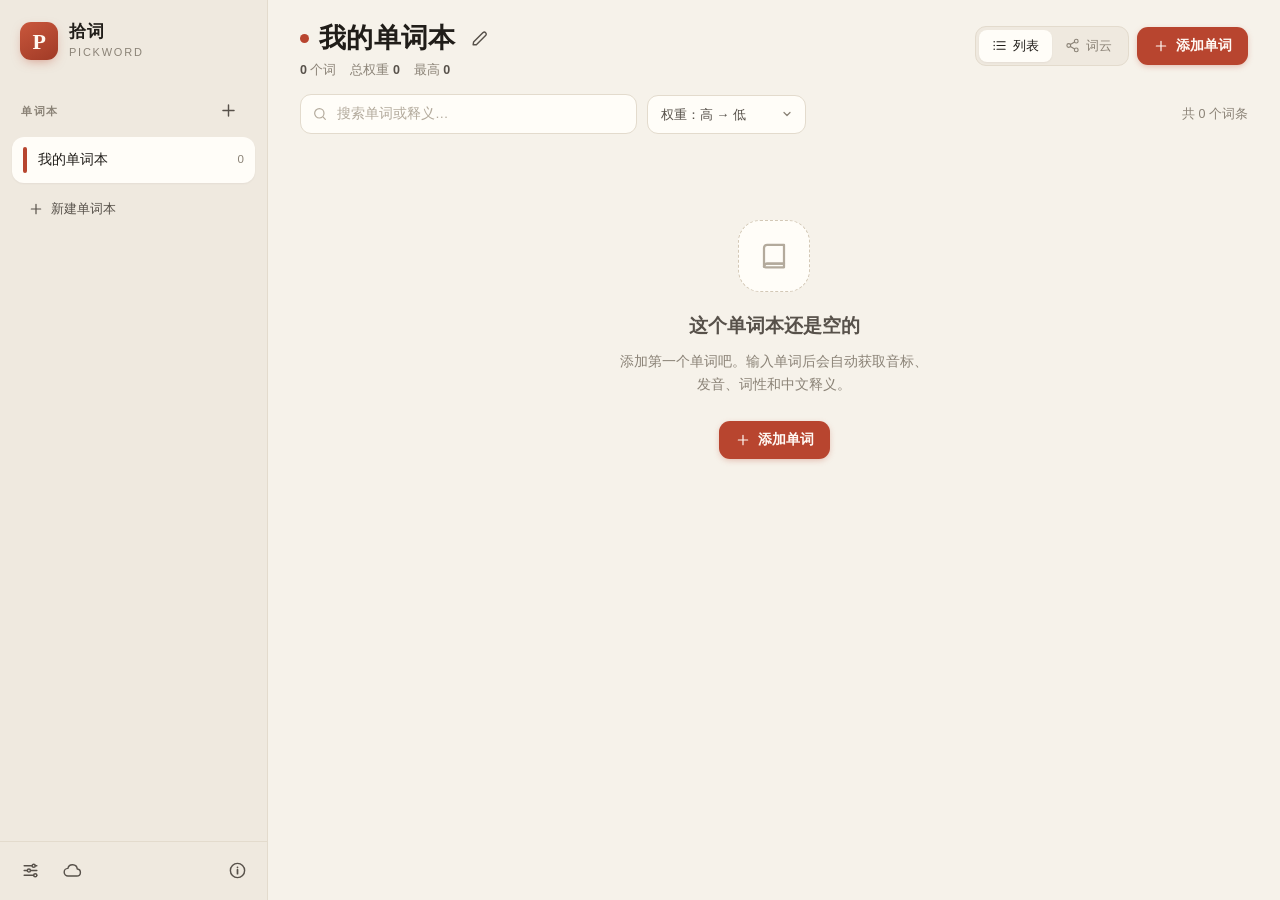
<file: index.html>
<!doctype html>
<html lang="zh-CN">
<head>
<meta charset="utf-8">
<meta name="viewport" content="width=device-width, initial-scale=1, viewport-fit=cover, interactive-widget=resizes-content, maximum-scale=5">
<meta name="theme-color" content="#f6f2ea">
<meta name="apple-mobile-web-app-capable" content="yes">
<meta name="apple-mobile-web-app-status-bar-style" content="default">
<meta name="apple-mobile-web-app-title" content="拾词">
<meta name="description" content="电子英语单词本：多词本、权重统计、词云关系图、多设备同步。纯前端网页应用，零依赖、离线可用。">
<meta name="application-version" content="1.2.1.0">
<title>拾词 · 电子英语单词本</title>
<meta property="og:type" content="website">
<meta property="og:title" content="拾词 · 电子英语单词本">
<meta property="og:description" content="多词本、权重统计、词云关系图、AI 分类与多设备同步的电子单词本；纯前端网页应用，零依赖、离线可用。">
<meta property="og:image" content="docs/words.png">
<meta name="twitter:card" content="summary_large_image">
<link rel="manifest" href="manifest.webmanifest">
<link rel="icon" href="assets/icon.svg" type="image/svg+xml">
<link rel="apple-touch-icon" href="assets/icon-180.png">
<link rel="stylesheet" href="css/app.css">
<link rel="stylesheet" href="css/cloudview.css">
</head>
<body>

<div class="app">
  <aside class="sidebar" id="sidebar">
    <div class="brand">
      <div class="brand-mark">P</div>
      <div class="brand-text">
        <div class="brand-title">拾词</div>
        <div class="brand-sub">Pickword</div>
      </div>
    </div>
    <div class="sidebar-scroll">
      <div class="sidebar-label">
        <span>单词本</span>
        <button class="icon-btn" id="add-book" title="新建单词本" aria-label="新建单词本"><svg width="16" height="16" viewBox="0 0 24 24" fill="none" stroke="currentColor" stroke-width="1.8" stroke-linecap="round" stroke-linejoin="round" aria-hidden="true"><path d="M12 5v14M5 12h14"/></svg></button>
      </div>
      <nav class="book-list" id="book-list" aria-label="单词本列表"></nav>
      <div class="sidebar-actions">
        <button class="ghost-btn" id="add-book-2" style="flex:1"><svg width="16" height="16" viewBox="0 0 24 24" fill="none" stroke="currentColor" stroke-width="1.8" stroke-linecap="round" stroke-linejoin="round" aria-hidden="true"><path d="M12 5v14M5 12h14"/></svg><span>新建单词本</span></button>
      </div>
    </div>
    <div class="sidebar-footer">
      <button class="icon-btn" id="btn-settings" title="设置" aria-label="设置"><svg width="18" height="18" viewBox="0 0 24 24" fill="none" stroke="currentColor" stroke-width="1.8" stroke-linecap="round" stroke-linejoin="round" aria-hidden="true"><path d="M4 6h10M18 6h2M4 12h4M12 12h8M4 18h12M20 18h0"/><circle cx="16" cy="6" r="2"/><circle cx="10" cy="12" r="2"/><circle cx="18" cy="18" r="2"/></svg></button>
      <button class="icon-btn" id="btn-sync" title="云服务" aria-label="云服务"><svg width="18" height="18" viewBox="0 0 24 24" fill="none" stroke="currentColor" stroke-width="1.8" stroke-linecap="round" stroke-linejoin="round" aria-hidden="true"><path d="M17.5 19a4.5 4.5 0 0 0 .5-8.97A6 6 0 0 0 6.2 9.3 4.5 4.5 0 0 0 6.5 19h11Z"/></svg></button>
      <div class="spacer"></div>
      <button class="icon-btn" id="btn-about" title="关于" aria-label="关于"><svg width="18" height="18" viewBox="0 0 24 24" fill="none" stroke="currentColor" stroke-width="1.8" stroke-linecap="round" stroke-linejoin="round" aria-hidden="true"><circle cx="12" cy="12" r="9"/><path d="M12 11v5M12 8h.01" stroke-width="2.2"/></svg></button>
    </div>
  </aside>

  <main class="main">
    <header class="topbar" id="topbar"></header>
    <div class="toolbar" id="toolbar"></div>
    <div id="view" style="flex:1; min-height:0; display:flex; flex-direction:column;"></div>
  </main>
</div>

<div class="scrim" id="scrim" hidden></div>
<div id="modal-root"></div>
<div class="toast-root" id="toast-root" aria-live="polite" aria-atomic="false"></div>

<noscript>
  <p style="padding:24px;font-family:sans-serif">这个单词本应用需要启用 JavaScript。</p>
</noscript>

<div class="boot-fail" id="boot-fail" hidden>
  <div class="boot-fail-box">
    <h2>页面没有启动</h2>
    <p id="boot-fail-why">可能是网络被拦截、浏览器版本过低，或旧缓存仍在生效。</p>
    <p class="boot-fail-ua" id="boot-fail-ua"></p>
    <p class="boot-fail-links">
      <a href="./health.html">打开「检查」页</a>
      <span>·</span>
      <a href="./index.html" id="boot-fail-reload">重新加载</a>
    </p>
  </div>
</div>

<script>
/* 启动自检：不依赖任何外部脚本，主脚本没跑起来时也能显示 */
(function () {
  window.__vnBooted = false;

  function show(why) {
    var box = document.getElementById('boot-fail');
    if (!box || !box.hidden) return;
    if (why) {
      var el = document.getElementById('boot-fail-why');
      if (el) el.textContent = why;
    }
    var ua = document.getElementById('boot-fail-ua');
    if (ua) ua.textContent = String(navigator.userAgent).slice(0, 220);
    box.hidden = false;
  }
  window.__vnShowBootFail = show;

  window.setTimeout(function () {
    if (!window.__vnBooted) show();
  }, 5000);

  /* 模块脚本加载失败或顶层抛错时，第一时间给出提示 */
  window.addEventListener('error', function (e) {
    if (window.__vnBooted) return;
    var target = e && e.target;
    if (target && (target.tagName === 'SCRIPT' || target.tagName === 'LINK')) {
      show('页面脚本没有加载成功，可能是网络被拦截或文件不完整。');
    } else if (e && e.message) {
      show('页面脚本出错：' + e.message);
    }
  }, true);
})();
</script>

<script type="module" src="js/app.js"></script>
</body>
</html>
</file>
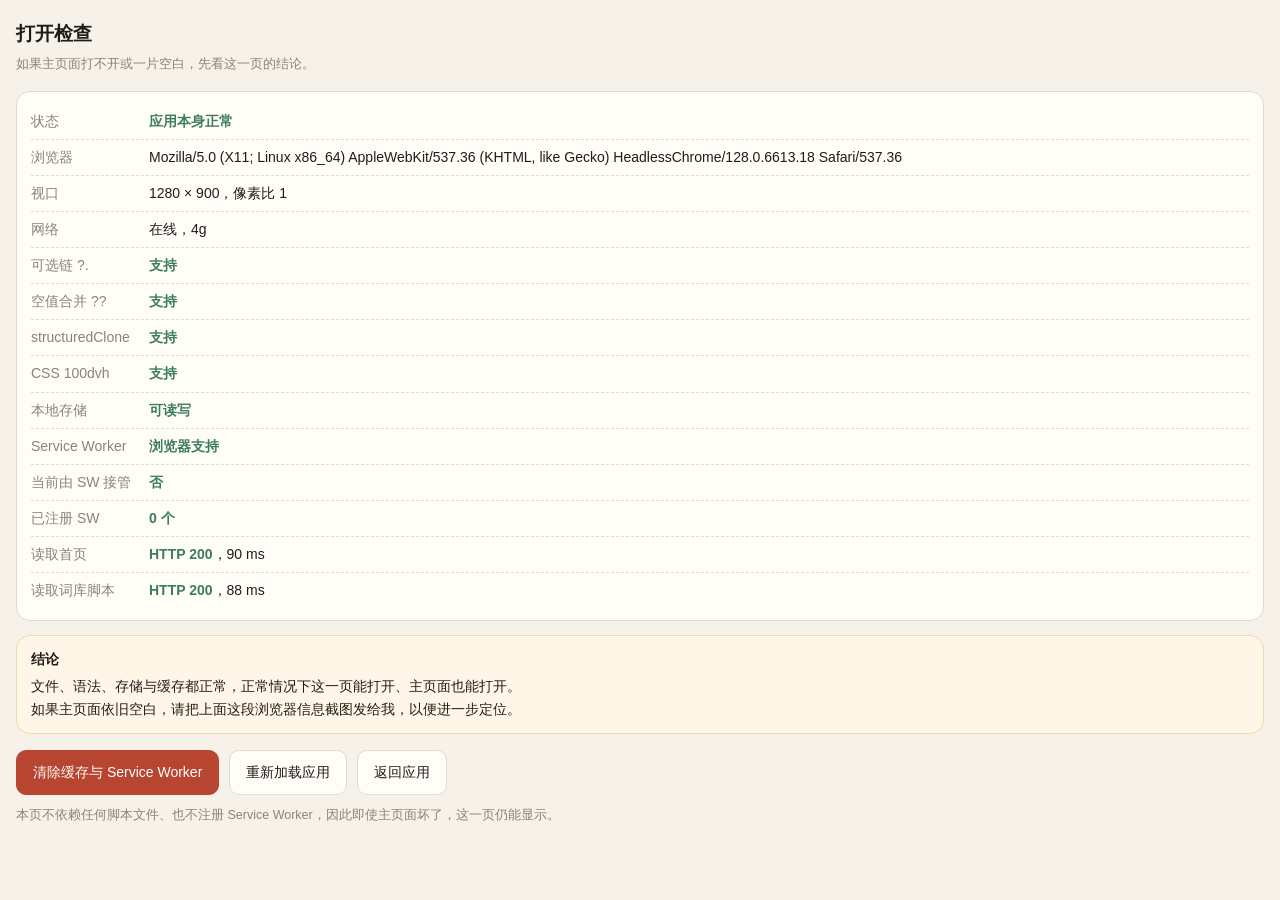
<file: health.html>
<!doctype html>
<html lang="zh-CN">
<head>
<meta charset="utf-8">
<meta name="viewport" content="width=device-width, initial-scale=1, viewport-fit=cover, interactive-widget=resizes-content">
<meta name="theme-color" content="#f6f2ea">
<title>检查 · 拾词</title>
<style>
  :root {
    --paper: #f6f2ea; --surface: #fffdf8; --line: #e3dbcd; --ink: #201d19;
    --ink-2: #57514a; --ink-3: #8b8377; --accent: #b8452f; --ok: #3f7d5a; --bad: #b8452f;
    --warn: #c98a2e;
  }
  * { box-sizing: border-box; }
  body {
    margin: 0; padding: 18px 16px 40px; background: var(--paper); color: var(--ink);
    font: 15px/1.65 -apple-system, "Segoe UI", "PingFang SC", "Microsoft YaHei", sans-serif;
    -webkit-text-size-adjust: 100%;
  }
  h1 { font-size: 19px; margin: 0 0 4px; }
  .sub { color: var(--ink-3); font-size: 13px; margin: 0 0 16px; }
  .card {
    background: var(--surface); border: 1px solid var(--line); border-radius: 14px;
    padding: 12px 14px; margin: 0 0 12px;
  }
  .row { display: flex; gap: 10px; padding: 6px 0; border-bottom: 1px dashed var(--line); font-size: 14px; }
  .row:last-child { border-bottom: 0; }
  .k { flex: 0 0 108px; color: var(--ink-3); }
  .v { flex: 1; min-width: 0; word-break: break-all; }
  .ok { color: var(--ok); font-weight: 600; }
  .bad { color: var(--bad); font-weight: 600; }
  .warn { color: var(--warn); font-weight: 600; }
  .verdict { margin: 14px 0 0; padding: 12px 14px; border-radius: 14px; background: #fff6e8; border: 1px solid #f0d9b0; font-size: 14px; }
  .verdict b { display: block; margin-bottom: 4px; }
  .btns { display: flex; gap: 10px; margin: 16px 0 0; flex-wrap: wrap; }
  button, a.btn {
    appearance: none; border: 1px solid var(--line); background: var(--surface); color: var(--ink);
    padding: 10px 16px; border-radius: 10px; font-size: 14px; text-decoration: none;
    display: inline-block; cursor: pointer;
  }
  button.primary { background: var(--accent); border-color: var(--accent); color: #fff; }
  code { font-family: ui-monospace, Menlo, Consolas, monospace; font-size: 13px; }
  .hint { color: var(--ink-3); font-size: 12.5px; margin-top: 10px; }
</style>
</head>
<body>

<h1>打开检查</h1>
<p class="sub">如果主页面打不开或一片空白，先看这一页的结论。</p>

<div class="card" id="rows">
  <div class="row"><div class="k">状态</div><div class="v" id="v-status">检测中…</div></div>
</div>

<div class="verdict" id="verdict" hidden></div>

<div class="btns">
  <button class="primary" id="btn-clear">清除缓存与 Service Worker</button>
  <button id="btn-reload">重新加载应用</button>
  <a class="btn" href="./index.html">返回应用</a>
</div>

<p class="hint">
  本页不依赖任何脚本文件、也不注册 Service Worker，因此即使主页面坏了，这一页仍能显示。
</p>

<script>
(function () {
  var rows = document.getElementById('rows');
  var results = {};

  function add(key, value, state) {
    var row = document.createElement('div');
    row.className = 'row';
    var k = document.createElement('div');
    k.className = 'k';
    k.textContent = key;
    var v = document.createElement('div');
    v.className = 'v' + (state ? ' ' + state : '');
    v.innerHTML = value;
    row.appendChild(k);
    row.appendChild(v);
    rows.appendChild(row);
  }

  function esc(s) {
    return String(s).replace(/[&<>"]/g, function (c) {
      return { '&': '&amp;', '<': '&lt;', '>': '&gt;', '"': '&quot;' }[c];
    });
  }

  function supports(fn) {
    try { new Function(fn); return true; } catch (e) { return false; }
  }

  function cssSupport(prop, value) {
    try {
      return window.CSS && CSS.supports ? CSS.supports(prop, value) : null;
    } catch (e) { return null; }
  }

  // 1. 基本环境
  var ua = navigator.userAgent || '';
  results.ua = ua;
  add('浏览器', esc(ua));
  add('视口', window.innerWidth + ' × ' + window.innerHeight + '，像素比 ' +
    (window.devicePixelRatio || 1));
  var conn = navigator.connection || {};
  add('网络', (navigator.onLine ? '在线' : '<span class="bad">离线</span>') +
    (conn.effectiveType ? '，' + esc(conn.effectiveType) : ''));

  // 2. 语法支持（决定能不能跑起来）
  var modern = supports('var a = { b: 1 }; return a?.b');
  var nullish = supports('var a = null; return a ?? 1');
  var clone = typeof window.structuredClone === 'function';
  var dvh = cssSupport('height', '100dvh');
  results.modern = modern;
  add('可选链 ?.', modern ? '<span class="ok">支持</span>' : '<span class="bad">不支持</span>');
  add('空值合并 ??', nullish ? '<span class="ok">支持</span>' : '<span class="bad">不支持</span>');
  add('structuredClone', clone ? '<span class="ok">支持</span>' : '<span class="warn">不支持（有兜底，不影响）</span>');
  add('CSS 100dvh', dvh === null ? '未知' : (dvh ? '<span class="ok">支持</span>' : '<span class="warn">不支持（有兜底）</span>'));

  // 3. 本地存储
  var store = 'unknown';
  try {
    var probe = '__vn_probe__';
    window.localStorage.setItem(probe, '1');
    window.localStorage.removeItem(probe);
    store = 'ok';
  } catch (e) {
    store = 'fail';
  }
  results.store = store;
  add('本地存储', store === 'ok'
    ? '<span class="ok">可读写</span>'
    : '<span class="bad">不可用</span>（无痕模式或浏览器禁用了网站数据，这一模式下的改动不会保存）');

  // 4. Service Worker 与缓存
  var swSupported = 'serviceWorker' in navigator;
  results.swSupported = swSupported;
  add('Service Worker', swSupported ? '<span class="ok">浏览器支持</span>' : '<span class="bad">浏览器不支持</span>');

  function showSw() {
    if (!swSupported) return null;
    var ctl = navigator.serviceWorker.controller;
    results.swCtrl = !!ctl;
    add('当前由 SW 接管', ctl ? '<span class="warn">是（旧缓存可能仍在生效）</span>' : '<span class="ok">否</span>');
    return navigator.serviceWorker.getRegistrations().then(function (list) {
      results.swCount = list.length;
      add('已注册 SW', list.length
        ? '<span class="warn">' + list.length + ' 个：' + list.map(function (r) {
            return esc(r.scope);
          }).join('，') + '</span>'
        : '<span class="ok">0 个</span>');
    }).catch(function (e) {
      results.swCount = 0;
      add('已注册 SW', '<span class="warn">读取失败：' + esc(e && e.message) + '</span>');
    });
    if (window.caches && caches.keys) {
      caches.keys().then(function (keys) {
        add('缓存', keys.length
          ? '<span class="warn">' + keys.length + ' 个：' + keys.map(esc).join('，') + '</span>'
          : '<span class="ok">0 个</span>');
      }).catch(function () {});
    }
  }
  results.swPending = showSw();

  // 5. 能否取到文件
  function fetchCheck(label, url, done) {
    var t0 = Date.now();
    var opts = { cache: 'no-store' };
    fetch(url, opts).then(function (res) {
      var ms = Date.now() - t0;
      add(label, (res.ok ? '<span class="ok">' : '<span class="bad">') +
        'HTTP ' + res.status + '</span>，' + ms + ' ms');
      done(res.ok);
    }).catch(function (e) {
      add(label, '<span class="bad">请求失败</span>：' + esc(e && e.message || e));
      done(false);
    });
  }

  var jobs = [];
  jobs.push(new Promise(function (resolve) {
    fetchCheck('读取首页', './index.html', function (ok) { results.home = ok; resolve(); });
  }));
  jobs.push(new Promise(function (resolve) {
    fetchCheck('读取词库脚本', './js/app.js', function (ok) { results.js = ok; resolve(); });
  }));
  if (results.swPending) jobs.push(results.swPending);
  Promise.all(jobs).then(verdict);

  // 6. 结论
  function verdict() {
    var box = document.getElementById('verdict');
    var lines = [];
    var bad = [];

    if (results.home === false) {
      lines.push('连首页文件都取不到：这是网络层的问题，不是应用本身。');
      lines.push('可以换用手机浏览器（不要用微信、QQ 内置浏览器）重试；' +
        '或切换到 Wi-Fi / 换一个网络；也可以把网址复制到 Chrome、Safari、Edge 里打开。');
      bad.push('network');
    } else if (results.modern === false) {
      lines.push('能取到文件，但浏览器版本过低：代码用到的语法（?., ??）解析不了，页面会停在空白。');
      lines.push('请升级浏览器或换用系统自带浏览器的最新版本（iOS 需 13.4 以上，Android 需 Chrome 80 以上）。');
      bad.push('browser');
    } else if (results.store === 'fail') {
      lines.push('文件与语法都正常，但浏览器禁止保存数据（多半是无痕/隐私模式）。');
      lines.push('退出无痕模式后重新打开即可。');
      bad.push('storage');
    } else if ((results.swCount || 0) > 0 || results.swCtrl) {
      lines.push('文件、语法、存储都正常，但本站存在 Service Worker 缓存。');
      lines.push('若主页面仍然空白，多半是旧缓存里的文件坏了：点下面的「清除缓存与 Service Worker」，然后重新打开应用。');
      bad.push('sw');
    } else {
      lines.push('文件、语法、存储与缓存都正常，正常情况下这一页能打开、主页面也能打开。');
      lines.push('如果主页面依旧空白，请把上面这段浏览器信息截图发给我，以便进一步定位。');
      bad.push('unknown');
    }

    if (bad.indexOf('network') < 0 && results.modern === false) {
      // 已在上面覆盖
    }

    var status = document.getElementById('v-status');
    if (status) {
      var good = bad.length === 1 && (bad[0] === 'sw' || bad[0] === 'unknown');
      status.innerHTML = good ? '<span class="ok">应用本身正常</span>' : '<span class="bad">需要处理</span>';
    }
    box.innerHTML = '<b>结论</b>' + lines.map(function (t) {
      return '<div>' + t + '</div>';
    }).join('');
    box.hidden = false;
  }

  // 7. 动作
  document.getElementById('btn-clear').addEventListener('click', function () {
    var btn = this;
    btn.disabled = true;
    btn.textContent = '清理中…';
    var jobs = [];
    if (window.caches && caches.keys) {
      jobs.push(caches.keys().then(function (keys) {
        return Promise.all(keys.map(function (k) { return caches.delete(k); }));
      }).catch(function () {}));
    }
    if ('serviceWorker' in navigator) {
      jobs.push(navigator.serviceWorker.getRegistrations().then(function (list) {
        return Promise.all(list.map(function (r) { return r.unregister(); }));
      }).catch(function () {}));
    }
    Promise.all(jobs).then(function () {
      btn.textContent = '已清理，请重新打开应用';
      window.setTimeout(function () {
        location.href = './index.html';
      }, 600);
    });
  });

  document.getElementById('btn-reload').addEventListener('click', function () {
    location.href = './index.html?t=' + Date.now();
  });
})();
</script>
</body>
</html>
</file>
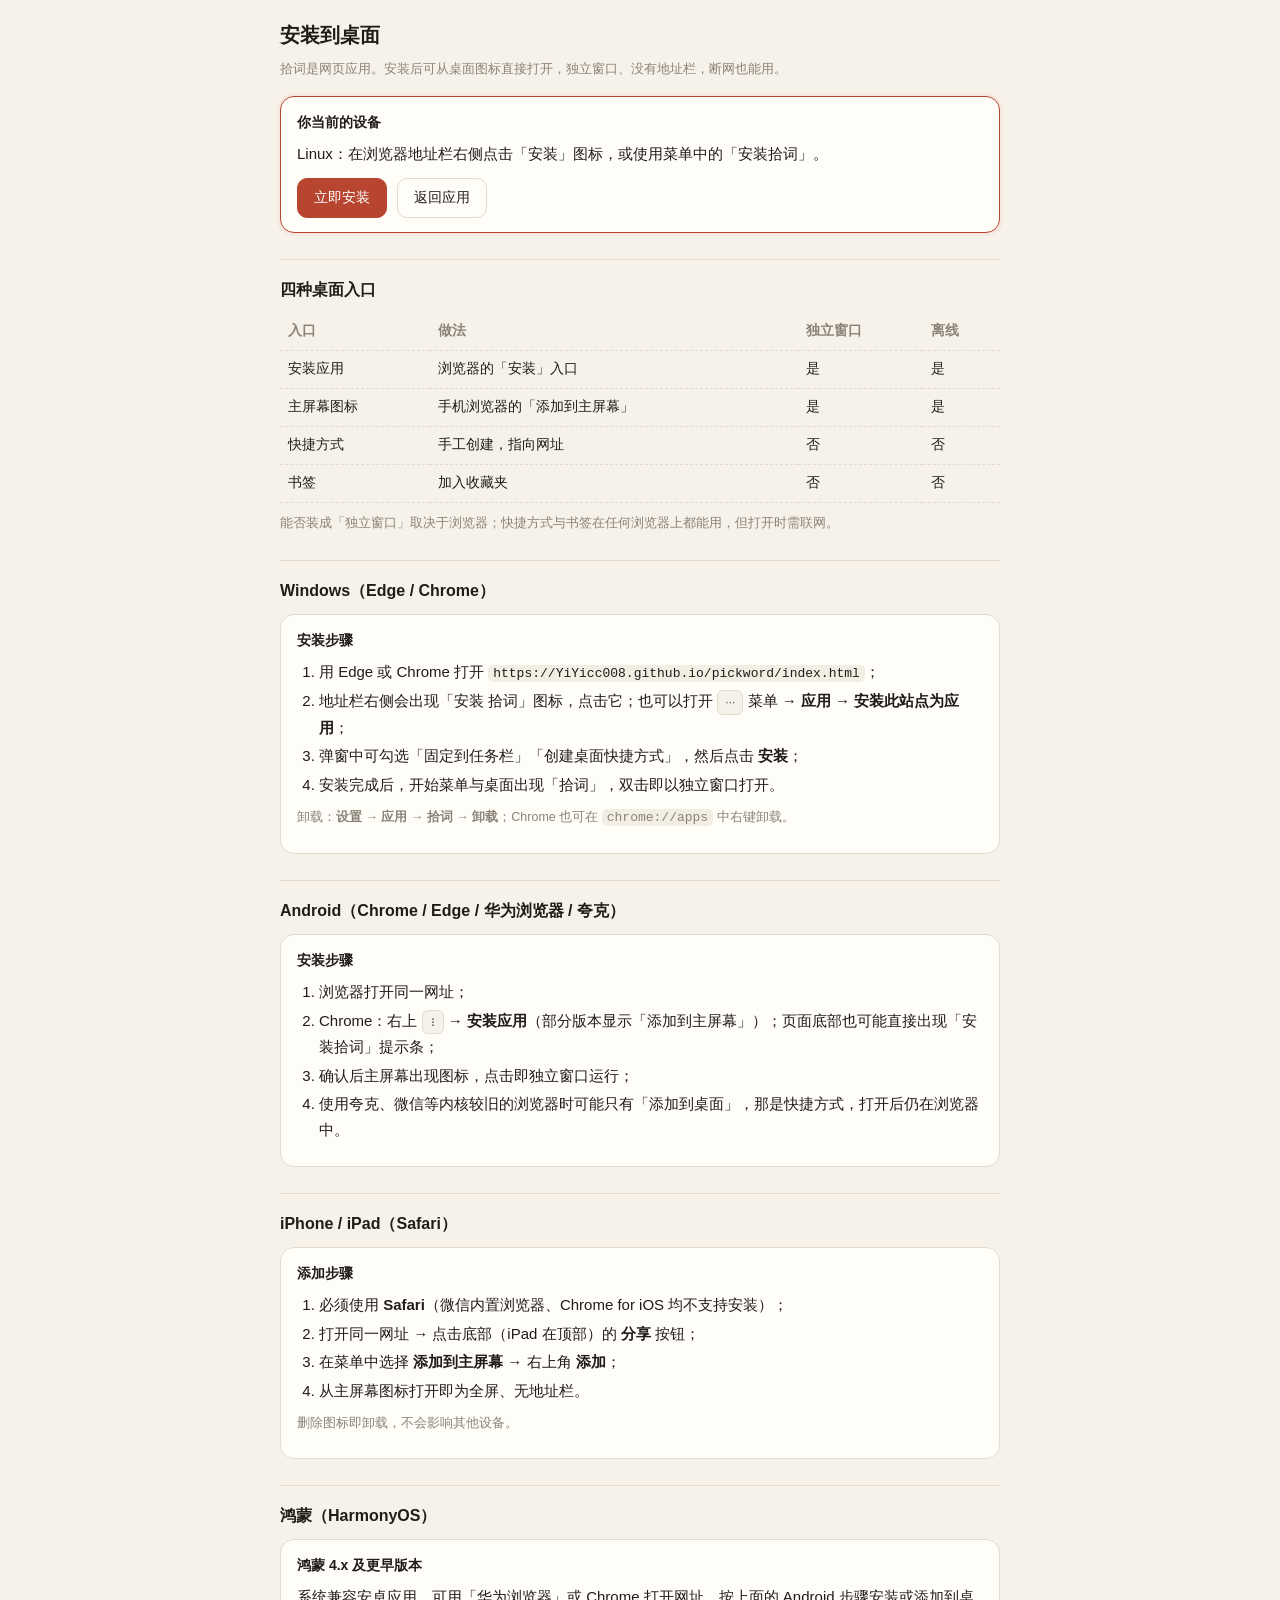
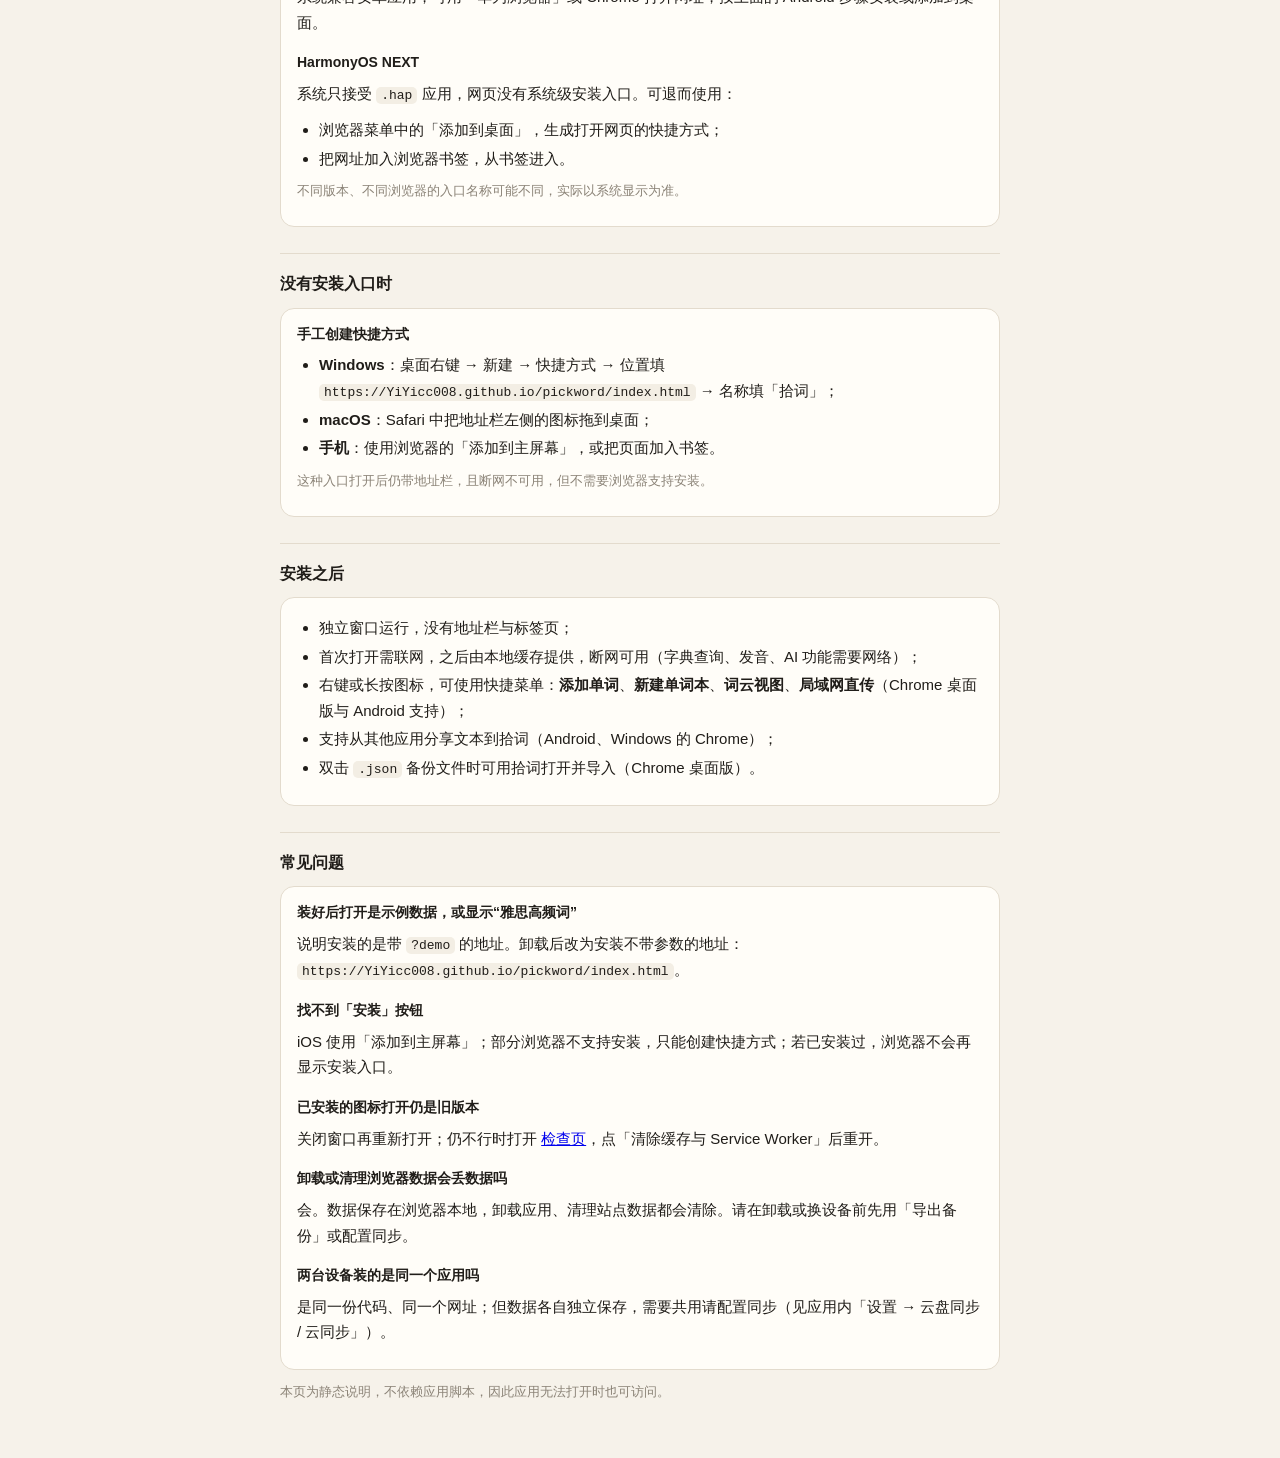
<file: install.html>
<!doctype html>
<html lang="zh-CN">
<head>
<meta charset="utf-8">
<meta name="viewport" content="width=device-width, initial-scale=1, viewport-fit=cover, interactive-widget=resizes-content">
<meta name="theme-color" content="#f6f2ea">
<title>安装到桌面 · 拾词</title>
<style>
  :root {
    --paper: #f6f2ea; --surface: #fffdf8; --line: #e3dbcd; --ink: #201d19;
    --ink-2: #57514a; --ink-3: #8b8377; --accent: #b8452f; --accent-soft: #f8e6e0;
    --ok: #3f7d5a; --warn: #c98a2e;
  }
  * { box-sizing: border-box; }
  body {
    margin: 0; padding: 18px 16px 48px; background: var(--paper); color: var(--ink);
    font: 15px/1.7 -apple-system, "Segoe UI", "PingFang SC", "Microsoft YaHei", sans-serif;
    -webkit-text-size-adjust: 100%;
  }
  main { max-width: 720px; margin: 0 auto; }
  h1 { font-size: 20px; margin: 0 0 6px; }
  h2 { font-size: 16px; margin: 26px 0 10px; padding-top: 16px; border-top: 1px solid var(--line); }
  h3 { font-size: 14px; margin: 16px 0 6px; }
  p { margin: 0 0 10px; }
  .sub { color: var(--ink-3); font-size: 13px; margin: 0 0 16px; }
  .card {
    background: var(--surface); border: 1px solid var(--line); border-radius: 14px;
    padding: 14px 16px; margin: 0 0 12px;
  }
  .card.current { border-color: var(--accent); box-shadow: 0 0 0 3px var(--accent-soft); }
  .card > h3:first-child { margin-top: 0; }
  ol, ul { margin: 0 0 10px; padding-left: 22px; }
  li { margin: 3px 0; }
  code {
    font-family: ui-monospace, Menlo, Consolas, monospace; font-size: 13px;
    background: #f3eee4; padding: 1px 5px; border-radius: 5px;
    overflow-wrap: anywhere; word-break: break-word;
  }
  .kbd {
    display: inline-block; font-size: 12px; padding: 1px 7px; border-radius: 6px;
    border: 1px solid var(--line); background: var(--paper); color: var(--ink-2);
  }
  .btns { display: flex; gap: 10px; flex-wrap: wrap; margin: 12px 0 0; }
  button, a.btn {
    appearance: none; border: 1px solid var(--line); background: var(--surface); color: var(--ink);
    padding: 9px 16px; border-radius: 10px; font-size: 14px; text-decoration: none;
    display: inline-block; cursor: pointer; line-height: 1.4;
  }
  button.primary { background: var(--accent); border-color: var(--accent); color: #fff; }
  button[disabled] { opacity: .5; cursor: not-allowed; }
  table { width: 100%; border-collapse: collapse; font-size: 13.5px; margin: 0 0 10px; }
  th, td { text-align: left; padding: 7px 8px; border-bottom: 1px dashed var(--line); vertical-align: top; }
  th { color: var(--ink-3); font-weight: 600; white-space: nowrap; }
  .tip {
    margin: 10px 0 0; padding: 10px 12px; border-radius: 10px;
    background: #fff6e8; border: 1px solid #f0d9b0; font-size: 13.5px; color: var(--ink-2);
  }
  .hint { color: var(--ink-3); font-size: 12.5px; }
  .tag {
    display: inline-block; font-size: 11.5px; padding: 1px 8px; border-radius: 999px;
    background: var(--accent-soft); color: var(--accent); margin-left: 6px; vertical-align: 1px;
  }
  @media (max-width: 560px) {
    table { font-size: 12.5px; }
    th, td { padding: 6px 6px; }
    th { white-space: nowrap; }
  }
</style>
</head>
<body>
<main>

<h1>安装到桌面</h1>
<p class="sub">拾词是网页应用。安装后可从桌面图标直接打开，独立窗口、没有地址栏，断网也能用。</p>

<div class="card current" id="now">
  <h3>你当前的设备</h3>
  <p id="now-text">正在识别…</p>
  <div class="btns">
    <button class="primary" id="btn-install" hidden>立即安装</button>
    <a class="btn" href="./index.html">返回应用</a>
  </div>
</div>

<h2>四种桌面入口</h2>
<table>
  <tr><th>入口</th><th>做法</th><th>独立窗口</th><th>离线</th></tr>
  <tr><td>安装应用</td><td>浏览器的「安装」入口</td><td>是</td><td>是</td></tr>
  <tr><td>主屏幕图标</td><td>手机浏览器的「添加到主屏幕」</td><td>是</td><td>是</td></tr>
  <tr><td>快捷方式</td><td>手工创建，指向网址</td><td>否</td><td>否</td></tr>
  <tr><td>书签</td><td>加入收藏夹</td><td>否</td><td>否</td></tr>
</table>
<p class="hint">能否装成「独立窗口」取决于浏览器；快捷方式与书签在任何浏览器上都能用，但打开时需联网。</p>

<h2 id="windows">Windows（Edge / Chrome）</h2>
<div class="card" data-kind="windows">
  <h3>安装步骤</h3>
  <ol>
    <li>用 Edge 或 Chrome 打开 <code>https://YiYicc008.github.io/pickword/index.html</code>；</li>
    <li>地址栏右侧会出现「安装 拾词」图标，点击它；也可以打开 <span class="kbd">···</span> 菜单 → <b>应用</b> → <b>安装此站点为应用</b>；</li>
    <li>弹窗中可勾选「固定到任务栏」「创建桌面快捷方式」，然后点击 <b>安装</b>；</li>
    <li>安装完成后，开始菜单与桌面出现「拾词」，双击即以独立窗口打开。</li>
  </ol>
  <p class="hint">卸载：<b>设置 → 应用 → 拾词 → 卸载</b>；Chrome 也可在 <code>chrome://apps</code> 中右键卸载。</p>
</div>

<h2 id="android">Android（Chrome / Edge / 华为浏览器 / 夸克）</h2>
<div class="card" data-kind="android">
  <h3>安装步骤</h3>
  <ol>
    <li>浏览器打开同一网址；</li>
    <li>Chrome：右上 <span class="kbd">⋮</span> → <b>安装应用</b>（部分版本显示「添加到主屏幕」）；页面底部也可能直接出现「安装拾词」提示条；</li>
    <li>确认后主屏幕出现图标，点击即独立窗口运行；</li>
    <li>使用夸克、微信等内核较旧的浏览器时可能只有「添加到桌面」，那是快捷方式，打开后仍在浏览器中。</li>
  </ol>
</div>

<h2 id="ios">iPhone / iPad（Safari）</h2>
<div class="card" data-kind="ios">
  <h3>添加步骤</h3>
  <ol>
    <li>必须使用 <b>Safari</b>（微信内置浏览器、Chrome for iOS 均不支持安装）；</li>
    <li>打开同一网址 → 点击底部（iPad 在顶部）的 <b>分享</b> 按钮；</li>
    <li>在菜单中选择 <b>添加到主屏幕</b> → 右上角 <b>添加</b>；</li>
    <li>从主屏幕图标打开即为全屏、无地址栏。</li>
  </ol>
  <p class="hint">删除图标即卸载，不会影响其他设备。</p>
</div>

<h2 id="harmony">鸿蒙（HarmonyOS）</h2>
<div class="card" data-kind="harmony">
  <h3>鸿蒙 4.x 及更早版本</h3>
  <p>系统兼容安卓应用，可用「华为浏览器」或 Chrome 打开网址，按上面的 Android 步骤安装或添加到桌面。</p>
  <h3>HarmonyOS NEXT</h3>
  <p>系统只接受 <code>.hap</code> 应用，网页没有系统级安装入口。可退而使用：</p>
  <ul>
    <li>浏览器菜单中的「添加到桌面」，生成打开网页的快捷方式；</li>
    <li>把网址加入浏览器书签，从书签进入。</li>
  </ul>
  <p class="hint">不同版本、不同浏览器的入口名称可能不同，实际以系统显示为准。</p>
</div>

<h2>没有安装入口时</h2>
<div class="card">
  <h3>手工创建快捷方式</h3>
  <ul>
    <li><b>Windows</b>：桌面右键 → 新建 → 快捷方式 → 位置填 <code>https://YiYicc008.github.io/pickword/index.html</code> → 名称填「拾词」；</li>
    <li><b>macOS</b>：Safari 中把地址栏左侧的图标拖到桌面；</li>
    <li><b>手机</b>：使用浏览器的「添加到主屏幕」，或把页面加入书签。</li>
  </ul>
  <p class="hint">这种入口打开后仍带地址栏，且断网不可用，但不需要浏览器支持安装。</p>
</div>

<h2>安装之后</h2>
<div class="card">
  <ul>
    <li>独立窗口运行，没有地址栏与标签页；</li>
    <li>首次打开需联网，之后由本地缓存提供，断网可用（字典查询、发音、AI 功能需要网络）；</li>
    <li>右键或长按图标，可使用快捷菜单：<b>添加单词</b>、<b>新建单词本</b>、<b>词云视图</b>、<b>局域网直传</b>（Chrome 桌面版与 Android 支持）；</li>
    <li>支持从其他应用分享文本到拾词（Android、Windows 的 Chrome）；</li>
    <li>双击 <code>.json</code> 备份文件时可用拾词打开并导入（Chrome 桌面版）。</li>
  </ul>
</div>

<h2>常见问题</h2>
<div class="card">
  <h3>装好后打开是示例数据，或显示“雅思高频词”</h3>
  <p>说明安装的是带 <code>?demo</code> 的地址。卸载后改为安装不带参数的地址：<code>https://YiYicc008.github.io/pickword/index.html</code>。</p>

  <h3>找不到「安装」按钮</h3>
  <p>iOS 使用「添加到主屏幕」；部分浏览器不支持安装，只能创建快捷方式；若已安装过，浏览器不会再显示安装入口。</p>

  <h3>已安装的图标打开仍是旧版本</h3>
  <p>关闭窗口再重新打开；仍不行时打开 <a href="./health.html">检查页</a>，点「清除缓存与 Service Worker」后重开。</p>

  <h3>卸载或清理浏览器数据会丢数据吗</h3>
  <p>会。数据保存在浏览器本地，卸载应用、清理站点数据都会清除。请在卸载或换设备前先用「导出备份」或配置同步。</p>

  <h3>两台设备装的是同一个应用吗</h3>
  <p>是同一份代码、同一个网址；但数据各自独立保存，需要共用请配置同步（见应用内「设置 → 云盘同步 / 云同步」）。</p>
</div>

<p class="hint">本页为静态说明，不依赖应用脚本，因此应用无法打开时也可访问。</p>

</main>

<script type="module">
import { installHint, platformKind, canPromptInstall, promptInstall, isStandalone } from './js/install.js';

const text = document.getElementById('now-text');
const btn = document.getElementById('btn-install');

const KIND_NAME = {
  windows: 'Windows', mac: 'macOS', linux: 'Linux',
  android: 'Android', ios: 'iPhone / iPad', harmony: '鸿蒙', other: '其他设备',
};

function paint() {
  const kind = platformKind();
  const name = KIND_NAME[kind] || '当前设备';
  text.innerHTML = isStandalone()
    ? `已在<span style="font-weight:600">独立窗口</span>中运行（${name}），无需再次安装。`
    : `${name}：${installHint()}`;

  const card = document.querySelector(`.card[data-kind="${kind}"]`);
  if (card) {
    card.classList.add('current');
    document.getElementById('now')?.classList.remove('current');
  }
  btn.hidden = !canPromptInstall();
}

btn.addEventListener('click', async () => {
  const result = await promptInstall();
  if (result === 'accepted') {
    text.textContent = '已开始安装，请按浏览器提示完成。';
    btn.hidden = true;
  } else if (result === 'dismissed') {
    text.textContent = '已取消安装，可随时重新点击。';
  }
});

window.addEventListener('vn:installable', paint);
window.addEventListener('vn:installed', paint);
paint();
</script>
</body>
</html>
</file>
<file: css/app.css>
/* ==========================================================================
   词汇 · 英语单词本 —— 设计系统
   温暖纸感 + 墨色 + 朱砂强调色
   ========================================================================== */

:root {
  --paper: #f6f2ea;
  --surface: #fffdf8;
  --surface-2: #efe9df;
  --surface-3: #e7dfd2;
  --ink: #201d19;
  --ink-2: #57514a;
  --ink-3: #8b8377;
  --ink-4: #b3aa9c;
  --line: #e3dbcd;
  --line-strong: #d3c8b6;
  --accent: #b8452f;
  --accent-ink: #8f3322;
  --accent-soft: #f8e6e0;
  --blue: #2f5d7c;
  --green: #3f7d5a;
  --amber: #c98a2e;
  --violet: #6b5b95;

  --sans: -apple-system, BlinkMacSystemFont, "Segoe UI", "PingFang SC",
          "Hiragino Sans GB", "Microsoft YaHei", "Noto Sans SC", sans-serif;
  --serif: "Palatino Linotype", Palatino, "Book Antiqua", Georgia,
           "Songti SC", "Source Han Serif SC", "Noto Serif SC", serif;
  --mono: ui-monospace, "Cascadia Mono", Consolas, "SF Mono", monospace;

  --r-sm: 8px;
  --r-md: 12px;
  --r-lg: 18px;
  --r-xl: 26px;

  --sh-1: 0 1px 2px rgba(32, 29, 25, .05);
  --sh-2: 0 2px 4px rgba(32, 29, 25, .05), 0 10px 28px -14px rgba(32, 29, 25, .22);
  --sh-3: 0 4px 10px rgba(32, 29, 25, .07), 0 24px 60px -24px rgba(32, 29, 25, .3);

  --sidebar-w: 268px;
  --ease: cubic-bezier(.22, .68, .36, 1);
}

* { box-sizing: border-box; }

html, body {
  margin: 0;
  padding: 0;
  height: 100%;
  overflow: hidden;
}

body {
  font-family: var(--sans);
  font-size: 15px;
  line-height: 1.5;
  color: var(--ink);
  background: var(--paper);
  -webkit-font-smoothing: antialiased;
  -webkit-tap-highlight-color: transparent;
  text-rendering: optimizeLegibility;
}

button, input, select, textarea { font: inherit; color: inherit; }
button { cursor: pointer; border: none; background: none; padding: 0; }
a { color: var(--accent); }

::-webkit-scrollbar { width: 10px; height: 10px; }
::-webkit-scrollbar-thumb {
  background: var(--line-strong);
  border-radius: 999px;
  border: 3px solid var(--paper);
}
::-webkit-scrollbar-thumb:hover { background: var(--ink-4); }
::-webkit-scrollbar-track { background: transparent; }

/* ===================== 布局 ===================== */

.app {
  display: grid;
  grid-template-columns: var(--sidebar-w) 1fr;
  height: 100vh;
  height: 100dvh;
  overflow: hidden;
}

/* ===================== 侧边栏 ===================== */

.sidebar {
  display: flex;
  flex-direction: column;
  background: var(--surface-2);
  border-right: 1px solid var(--line);
  min-height: 0;
  padding: env(safe-area-inset-top) 0 env(safe-area-inset-bottom);
}

.brand {
  display: flex;
  align-items: center;
  gap: 11px;
  padding: 22px 20px 18px;
}

.brand-mark {
  width: 38px;
  height: 38px;
  border-radius: 11px;
  background: linear-gradient(150deg, #c9573c, #a03a26);
  color: #fff8f0;
  display: grid;
  place-items: center;
  font-family: var(--serif);
  font-size: 22px;
  font-weight: 700;
  box-shadow: 0 4px 12px -4px rgba(184, 69, 47, .55);
  flex: none;
  letter-spacing: -.02em;
}

.brand-text { min-width: 0; }
.brand-title {
  font-family: var(--serif);
  font-size: 17px;
  font-weight: 700;
  letter-spacing: .04em;
  line-height: 1.2;
}
.brand-sub {
  font-size: 11px;
  color: var(--ink-3);
  letter-spacing: .16em;
  text-transform: uppercase;
  margin-top: 2px;
}

.sidebar-scroll {
  flex: 1;
  overflow-y: auto;
  padding: 4px 12px 12px;
  min-height: 0;
}

.sidebar-label {
  display: flex;
  align-items: center;
  justify-content: space-between;
  padding: 10px 9px 8px;
  font-size: 11px;
  font-weight: 600;
  letter-spacing: .14em;
  color: var(--ink-3);
  text-transform: uppercase;
}

.book-list { display: flex; flex-direction: column; gap: 2px; }

.book-item {
  display: grid;
  grid-template-columns: 4px 1fr auto;
  align-items: center;
  gap: 11px;
  padding: 10px 11px;
  border-radius: var(--r-md);
  text-align: left;
  transition: background .16s var(--ease);
  width: 100%;
  color: var(--ink-2);
  position: relative;
}
.book-item::before {
  content: "";
  width: 4px;
  height: 18px;
  border-radius: 999px;
  background: var(--book-color, var(--line-strong));
  opacity: .45;
  transition: opacity .16s, height .16s;
}
.book-item:hover { background: rgba(255, 253, 248, .75); }
.book-item:hover::before { opacity: .8; }
.book-item.active {
  background: var(--surface);
  color: var(--ink);
  box-shadow: var(--sh-1);
}
.book-item.active::before { opacity: 1; height: 26px; }

.book-name {
  font-size: 14px;
  font-weight: 500;
  overflow: hidden;
  text-overflow: ellipsis;
  white-space: nowrap;
}
.book-count {
  font-size: 11.5px;
  color: var(--ink-3);
  font-variant-numeric: tabular-nums;
  padding-left: 4px;
}

.sidebar-actions { display: flex; gap: 6px; padding: 8px 4px 0; }

.sidebar-footer {
  padding: 10px 12px calc(12px + env(safe-area-inset-bottom));
  border-top: 1px solid var(--line);
  display: flex;
  gap: 6px;
}

.icon-btn {
  width: 36px;
  height: 36px;
  border-radius: 10px;
  display: grid;
  place-items: center;
  color: var(--ink-2);
  transition: background .16s, color .16s;
  flex: none;
}
.icon-btn:hover { background: var(--surface-3); color: var(--ink); }
.icon-btn svg { width: 19px; height: 19px; }

.ghost-btn {
  display: inline-flex;
  align-items: center;
  gap: 7px;
  padding: 8px 12px;
  border-radius: 10px;
  font-size: 13px;
  font-weight: 500;
  color: var(--ink-2);
  transition: background .16s, color .16s;
}
.ghost-btn:hover { background: var(--surface-3); color: var(--ink); }
.ghost-btn svg { width: 16px; height: 16px; }

/* ===================== 主区域 ===================== */

.main {
  display: flex;
  flex-direction: column;
  min-width: 0;
  min-height: 0;
  background: var(--paper);
  position: relative;
}

.topbar {
  display: flex;
  align-items: flex-start;
  gap: 16px;
  padding: 22px 32px 14px;
  flex: none;
}

.topbar-title { min-width: 0; flex: 1; }

.book-heading {
  display: flex;
  align-items: center;
  gap: 10px;
  font-family: var(--serif);
  font-size: 27px;
  font-weight: 700;
  letter-spacing: .01em;
  line-height: 1.2;
  margin: 0;
}
.book-heading .dot {
  width: 9px; height: 9px; border-radius: 999px;
  background: var(--book-color, var(--accent));
  flex: none;
}

.book-meta {
  display: flex;
  align-items: center;
  gap: 14px;
  margin-top: 7px;
  font-size: 12.5px;
  color: var(--ink-3);
  font-variant-numeric: tabular-nums;
  flex-wrap: wrap;
}
.book-meta b { color: var(--ink-2); font-weight: 600; }

.topbar-actions { display: flex; align-items: center; gap: 8px; padding-top: 4px; }

/* 视图切换 */
.segmented {
  display: inline-flex;
  padding: 3px;
  background: var(--surface-2);
  border-radius: 11px;
  border: 1px solid var(--line);
}
.segmented button {
  padding: 6px 13px;
  border-radius: 8px;
  font-size: 13px;
  font-weight: 500;
  color: var(--ink-3);
  transition: all .18s var(--ease);
  display: inline-flex;
  align-items: center;
  gap: 6px;
  white-space: nowrap;
}
.segmented button svg { width: 15px; height: 15px; }
.segmented button.active {
  background: var(--surface);
  color: var(--ink);
  box-shadow: var(--sh-1);
}

.btn {
  display: inline-flex;
  align-items: center;
  justify-content: center;
  gap: 7px;
  padding: 9px 16px;
  border-radius: 11px;
  font-size: 13.5px;
  font-weight: 600;
  transition: all .16s var(--ease);
  white-space: nowrap;
}
.btn svg { width: 16px; height: 16px; }

.btn-primary {
  background: var(--accent);
  color: #fff9f4;
  box-shadow: 0 2px 6px -1px rgba(184, 69, 47, .35);
}
.btn-primary:hover { background: var(--accent-ink); box-shadow: 0 4px 14px -4px rgba(184, 69, 47, .5); }
.btn-primary:active { transform: translateY(1px); }

.btn-quiet {
  background: var(--surface);
  color: var(--ink-2);
  border: 1px solid var(--line);
}
.btn-quiet:hover { border-color: var(--line-strong); color: var(--ink); background: #fff; }

.btn-ai {
  background: linear-gradient(135deg, #6b5b95, #8a5a8c);
  color: #fff;
  box-shadow: 0 2px 8px -2px rgba(107, 91, 149, .5);
}
.btn-ai:hover { filter: brightness(1.07); }
.btn-ai[disabled] { opacity: .5; cursor: not-allowed; filter: none; }
.btn[disabled], .btn-sm[disabled], .icon-btn[disabled] {
  opacity: .45;
  cursor: not-allowed;
  box-shadow: none;
  filter: saturate(.7);
}

/* 工具栏 */
.toolbar {
  display: flex;
  align-items: center;
  gap: 10px;
  padding: 0 32px 14px;
  flex: none;
  flex-wrap: wrap;
}

.search-box {
  position: relative;
  flex: 1;
  min-width: 160px;
  max-width: 340px;
}
.search-box svg {
  position: absolute;
  left: 12px;
  top: 50%;
  transform: translateY(-50%);
  width: 16px; height: 16px;
  color: var(--ink-4);
  pointer-events: none;
}
.search-box input {
  width: 100%;
  padding: 9px 12px 9px 36px;
  border-radius: 11px;
  border: 1px solid var(--line);
  background: var(--surface);
  font-size: 13.5px;
  outline: none;
  transition: border-color .16s, box-shadow .16s;
}
.search-box input:focus {
  border-color: var(--accent);
  box-shadow: 0 0 0 3px var(--accent-soft);
}
.search-box input::placeholder { color: var(--ink-4); }

.sort-select {
  appearance: none;
  padding: 9px 32px 9px 13px;
  border-radius: 11px;
  border: 1px solid var(--line);
  background: var(--surface) url("data:image/svg+xml,%3Csvg xmlns='http://www.w3.org/2000/svg' width='12' height='12' viewBox='0 0 24 24' fill='none' stroke='%238b8377' stroke-width='2.5' stroke-linecap='round' stroke-linejoin='round'%3E%3Cpolyline points='6 9 12 15 18 9'/%3E%3C/svg%3E") no-repeat right 12px center;
  font-size: 13px;
  color: var(--ink-2);
  cursor: pointer;
  outline: none;
  transition: border-color .16s;
}
.sort-select:focus { border-color: var(--accent); }

.spacer { flex: 1; }

.result-count {
  font-size: 12.5px;
  color: var(--ink-3);
  font-variant-numeric: tabular-nums;
  white-space: nowrap;
}

/* ===================== 单词列表 ===================== */

.content {
  flex: 1;
  overflow-y: auto;
  overflow-x: hidden;
  padding: 0 32px 40px;
  min-height: 0;
  scroll-behavior: smooth;
}

.word-list { display: flex; flex-direction: column; gap: 7px; padding-bottom: 60px; }

.word-row {
  display: grid;
  grid-template-columns: minmax(150px, 1.15fr) minmax(0, 2fr) auto;
  align-items: center;
  gap: 18px;
  padding: 14px 16px 14px 18px;
  background: var(--surface);
  border: 1px solid var(--line);
  border-radius: var(--r-md);
  transition: border-color .16s, box-shadow .16s, transform .16s var(--ease);
  position: relative;
}
.word-row:hover {
  border-color: var(--line-strong);
  box-shadow: var(--sh-2);
}
.word-row:hover .row-actions { opacity: 1; }

.word-main { min-width: 0; display: flex; align-items: baseline; gap: 9px; flex-wrap: nowrap; }
.word-main > .word-term { flex: 0 0 auto; }
.word-main > .phonetic { flex: 0 1 auto; min-width: 0; overflow: hidden; text-overflow: ellipsis; }
.word-main > .speak-btn { flex: none; align-self: center; }

.word-term {
  font-family: var(--serif);
  font-size: 20px;
  font-weight: 700;
  letter-spacing: .005em;
  line-height: 1.25;
  color: var(--ink);
  word-break: break-word;
}
.word-term.is-phrase { font-size: 17px; }

.phonetic {
  font-family: var(--mono);
  font-size: 12.5px;
  color: var(--ink-3);
  white-space: nowrap;
}

.speak-btn {
  width: 24px; height: 24px;
  border-radius: 7px;
  display: inline-grid;
  place-items: center;
  color: var(--ink-4);
  transition: all .15s;
  flex: none;
  align-self: center;
}
.speak-btn:hover { background: var(--accent-soft); color: var(--accent); }
.speak-btn svg { width: 14px; height: 14px; }

.word-body { min-width: 0; }

.pos-line {
  display: flex;
  align-items: baseline;
  gap: 7px;
  flex-wrap: wrap;
  line-height: 1.55;
}
.pos-tag {
  font-size: 10.5px;
  font-weight: 700;
  letter-spacing: .05em;
  color: var(--blue);
  background: #e8f0f5;
  padding: 1px 6px;
  border-radius: 5px;
  text-transform: lowercase;
  flex: none;
  font-family: var(--sans);
  position: relative;
  top: -1px;
}
.pos-tag.n { color: #2f5d7c; background: #e8f0f5; }
.pos-tag.v { color: #3f7d5a; background: #e6f1ea; }
.pos-tag.adj { color: #b8452f; background: #f8e6e0; }
.pos-tag.adv { color: #6b5b95; background: #eeeaf6; }
.pos-tag.prep, .pos-tag.conj, .pos-tag.pron { color: #8b6f3a; background: #f4eddd; }

.meaning-zh {
  font-size: 14px;
  color: var(--ink-2);
  overflow: hidden;
  text-overflow: ellipsis;
  display: -webkit-box;
  -webkit-line-clamp: 2;
  -webkit-box-orient: vertical;
  line-height: 1.5;
}
.meaning-zh.muted { color: var(--ink-4); font-style: italic; }
.pos-line.more-note {
  font-size: 12px;
  color: var(--ink-4);
  padding-left: 2px;
}

/* 多义项（列表最多两条，详情完整） */
/* 详情：可编辑、可拖动的释义卡片 */
.se-list { position: relative; display: flex; flex-direction: column; gap: 8px; margin-top: 10px; }
.se-card {
  display: flex;
  gap: 8px;
  align-items: flex-start;
  padding: 9px 11px;
  border: 1px solid var(--line);
  border-radius: var(--r-md);
  background: var(--surface);
  transition: box-shadow .16s var(--ease), border-color .16s var(--ease), opacity .16s;
}
.se-card { cursor: grab; touch-action: pan-y; }
.se-card input { cursor: text; }
/* 拖动中的卡片：脱开文档流浮起来，跟着指针走 */
.se-card.dragging {
  position: absolute;
  z-index: 60;
  margin: 0;
  pointer-events: none;
  border: 1.5px solid var(--accent);
  background: #fff;
  box-shadow: 0 22px 44px -16px rgba(32, 29, 25, .5), 0 6px 14px rgba(32, 29, 25, .16);
  cursor: grabbing;
  user-select: none;
  will-change: transform;
}
/* 卡片原来的位置：留一个虚框占位，松手后卡片回到这里 */
.se-ghost {
  border: 1px dashed var(--line-strong);
  border-radius: var(--r-md);
  background: var(--surface-2);
  opacity: .55;
}
.se-handle {
  flex: none;
  display: grid;
  place-items: center;
  width: 20px;
  height: 24px;
  margin-top: 1px;
  border-radius: 6px;
  color: var(--ink-4);
  cursor: grab;
  touch-action: none;
}
.se-handle:hover { background: var(--surface-2); color: var(--ink-2); }
.se-card.dragging .se-handle { cursor: grabbing; color: var(--accent); }
.se-main { flex: 1; min-width: 0; display: flex; flex-direction: column; gap: 3px; }
.se-line { display: flex; align-items: center; gap: 6px; }
.se-pos {
  width: 58px;
  flex: none;
  text-align: center;
  border: 1px solid transparent;
  background: var(--surface-2);
  border-radius: 7px;
  padding: 3px 5px;
  font: 600 12px/1.6 var(--sans);
  color: var(--ink-2);
}
.se-zh {
  flex: 1;
  min-width: 0;
  border: 1px solid transparent;
  background: transparent;
  border-radius: 7px;
  padding: 3px 7px;
  font: 13.5px/1.6 var(--sans);
  color: var(--ink);
}
.se-pos:focus, .se-zh:focus { outline: none; background: #fff; border-color: var(--accent); }
.se-tag {
  flex: none;
  padding: 1px 6px;
  border-radius: 999px;
  background: var(--accent-soft);
  color: var(--accent);
  font-size: 10px;
  letter-spacing: .04em;
}
.se-tag.hide { display: none; }
.se-card.cold { opacity: .7; }
/* 拖动时卡片必须是完全不透明的，否则会看见下面那张卡片的字 */
.se-card.cold.dragging,
.se-card.dragging { opacity: 1; }
.se-card.cold .se-tag { background: var(--surface-2); color: var(--ink-3); }
.se-del {
  flex: none;
  width: 22px;
  height: 22px;
  display: grid;
  place-items: center;
  border-radius: 6px;
  color: var(--ink-4);
}
.se-del:hover { background: var(--accent-soft); color: var(--accent); }
.se-def { font-size: 12px; line-height: 1.5; color: var(--ink-3); }
.se-eg { font-size: 11.5px; line-height: 1.5; color: var(--ink-4); font-style: italic; }
.se-add {
  align-items: center;
  justify-content: center;
  gap: 6px;
  padding: 9px;
  border-style: dashed;
  background: transparent;
  color: var(--ink-3);
  font-size: 13px;
}
.se-add:hover { border-color: var(--accent); color: var(--accent); background: var(--accent-soft); }
.se-hint { margin: 2px 2px 0; font-size: 11.5px; color: var(--ink-4); }

/* 重新获取：覆盖手工编辑的勾选列表 */
.ov-tip { margin: 0 0 10px; font-size: 13px; line-height: 1.7; color: var(--ink-2); }
.ov-head { display: flex; align-items: center; gap: 10px; margin-bottom: 8px; }
.ov-count { margin-left: auto; font-size: 12px; color: var(--ink-3); }
.ov-list {
  max-height: 300px;
  overflow-y: auto;
  padding: 6px;
  border: 1px solid var(--line);
  border-radius: var(--r-md);
  background: var(--surface);
}
.ov-row {
  display: flex;
  align-items: baseline;
  gap: 9px;
  padding: 7px 8px;
  border-radius: 9px;
  cursor: pointer;
}
.ov-row:hover { background: var(--surface-2); }
.ov-row.on { background: var(--accent-soft); }
.ov-box { flex: none; width: 15px; height: 15px; accent-color: var(--accent); margin: 0; transform: translateY(1px); }
.ov-term { flex: none; font-family: var(--serif); font-size: 15px; color: var(--ink); min-width: 92px; }
.ov-zh { flex: 1; min-width: 0; font-size: 12.5px; color: var(--ink-2); overflow: hidden; text-overflow: ellipsis; white-space: nowrap; }
.ov-note { margin: 9px 0 0; font-size: 11.5px; color: var(--ink-4); }
.ov-cover {
  display: flex;
  align-items: center;
  gap: 8px;
  margin-top: 14px;
  padding: 9px 11px;
  border: 1px solid var(--line);
  border-radius: var(--r-md);
  background: var(--surface);
  font-size: 13px;
  color: var(--ink-2);
  cursor: pointer;
}
.ov-cover:hover { border-color: var(--line-strong); }

/* 详情：与常见意思不符的冷僻义项 */
.sense-item.cold { opacity: .62; }
.cold-cap {
  margin-left: 6px;
  padding: 1px 6px;
  border-radius: 999px;
  background: var(--surface-2);
  color: var(--ink-3);
  font-size: 10.5px;
  letter-spacing: .04em;
}

/* 详情：常见意思一行 */
.common-line {
  display: flex;
  align-items: baseline;
  gap: 8px;
  margin: 10px 0 8px;
  padding: 9px 12px;
  border-radius: 10px;
  background: var(--accent-soft);
}
.common-cap {
  flex: none;
  font-size: 11px;
  font-weight: 700;
  letter-spacing: .08em;
  color: var(--accent);
  opacity: .85;
}
.common-zh {
  font-size: 14px;
  line-height: 1.5;
  color: var(--ink);
}

.sense-list { display: flex; flex-direction: column; gap: 9px; }
.sense-item {
  padding: 9px 11px;
  border-radius: 10px;
  background: var(--paper);
  border: 1px solid color-mix(in srgb, var(--line) 70%, transparent);
}
.sense-line { display: flex; align-items: baseline; gap: 7px; flex-wrap: wrap; }
.sense-zh { font-size: 14px; color: var(--ink); line-height: 1.5; }
.sense-def { font-size: 12.5px; color: var(--ink-3); line-height: 1.55; margin-top: 4px; }
.sense-eg {
  font-size: 12px;
  color: var(--ink-3);
  font-style: italic;
  font-family: var(--serif);
  margin-top: 3px;
  line-height: 1.5;
}

.word-side {
  display: flex;
  align-items: center;
  gap: 12px;
  flex: none;
}

.weight-pill {
  display: inline-flex;
  align-items: center;
  gap: 5px;
  padding: 4px 10px 4px 8px;
  border-radius: 999px;
  font-size: 12.5px;
  font-weight: 700;
  font-variant-numeric: tabular-nums;
  background: var(--surface-2);
  color: var(--ink-3);
  border: 1px solid transparent;
  transition: transform .15s var(--ease);
  line-height: 1.4;
}
.weight-pill svg { width: 12px; height: 12px; opacity: .7; }
.weight-pill.w-1 { background: #f0ece4; color: #8b8377; }
.weight-pill.w-2 { background: #fbeedb; color: #9a6a20; }
.weight-pill.w-3 { background: #f9e3d4; color: #a85a28; }
.weight-pill.w-4 { background: #f6d6c6; color: #a8442a; }
.weight-pill.w-5 { background: #f2c6b3; color: #96351f; }
.weight-pill.w-max {
  background: linear-gradient(135deg, #c9573c, #a03a26);
  color: #fff6f1;
  box-shadow: 0 2px 8px -2px rgba(184, 69, 47, .55);
}
.weight-pill.w-max svg { opacity: .9; }

.added-time {
  font-size: 11.5px;
  color: var(--ink-4);
  white-space: nowrap;
  font-variant-numeric: tabular-nums;
}

.row-actions {
  display: flex;
  gap: 2px;
  opacity: 0;
  transition: opacity .16s;
  margin-right: -6px;
}
.row-actions button {
  width: 28px; height: 28px;
  border-radius: 8px;
  display: grid; place-items: center;
  color: var(--ink-3);
  transition: all .15s;
}
.row-actions button:hover { background: var(--surface-2); color: var(--ink); }
.row-actions button.danger:hover { background: var(--accent-soft); color: var(--accent); }
.row-actions svg { width: 15px; height: 15px; }

/* ===================== 空状态 ===================== */

.empty {
  display: flex;
  flex-direction: column;
  align-items: center;
  justify-content: center;
  text-align: center;
  padding: 72px 24px;
  color: var(--ink-3);
  gap: 6px;
}
.empty-mark {
  width: 72px; height: 72px;
  border-radius: 22px;
  background: var(--surface);
  border: 1px dashed var(--line-strong);
  display: grid; place-items: center;
  margin-bottom: 14px;
  color: var(--ink-4);
}
.empty-mark svg { width: 30px; height: 30px; }
.empty h3 {
  font-family: var(--serif);
  font-size: 19px;
  color: var(--ink-2);
  margin: 0;
  font-weight: 600;
}
.empty p { margin: 4px 0 0; font-size: 13.5px; max-width: 320px; line-height: 1.7; }
.empty .btn { margin-top: 18px; }

/* ===================== 弹层 ===================== */

.modal-backdrop {
  position: fixed;
  inset: 0;
  background: rgba(32, 29, 25, .38);
  backdrop-filter: blur(3px);
  -webkit-backdrop-filter: blur(3px);
  display: flex;
  align-items: center;
  justify-content: center;
  padding: 24px;
  z-index: 400;
  animation: fadeIn .18s var(--ease);
  overscroll-behavior: contain;
}

@keyframes fadeIn { from { opacity: 0; } to { opacity: 1; } }
@keyframes sheetUp {
  from { opacity: 0; transform: translateY(18px) scale(.985); }
  to { opacity: 1; transform: translateY(0) scale(1); }
}

.modal {
  background: var(--surface);
  border-radius: var(--r-xl);
  box-shadow: var(--sh-3);
  width: 100%;
  max-width: 560px;
  max-height: min(86dvh, 780px);
  display: flex;
  flex-direction: column;
  animation: sheetUp .24s var(--ease);
  border: 1px solid var(--line);
  overflow: hidden;
}
.modal.wide { max-width: 720px; }

.modal-head {
  display: flex;
  align-items: flex-start;
  gap: 14px;
  padding: 22px 24px 14px;
  flex: none;
}
.modal-title {
  font-family: var(--serif);
  font-size: 20px;
  font-weight: 700;
  margin: 0;
  flex: 1;
  line-height: 1.35;
}
.modal-sub { font-size: 12.5px; color: var(--ink-3); margin-top: 3px; }
.modal-close {
  width: 32px; height: 32px;
  border-radius: 9px;
  display: grid; place-items: center;
  color: var(--ink-3);
  flex: none;
  transition: all .15s;
}
.modal-close:hover { background: var(--surface-2); color: var(--ink); }

.modal-body {
  padding: 4px 24px 8px;
  overflow-y: auto;
  flex: 1;
  min-height: 0;
}
.modal-foot {
  display: flex;
  align-items: center;
  gap: 9px;
  padding: 16px 24px calc(18px + env(safe-area-inset-bottom));
  border-top: 1px solid var(--line);
  flex: none;
  background: var(--surface);
}

.field { margin-bottom: 18px; }
.field-label {
  display: flex;
  align-items: center;
  justify-content: space-between;
  font-size: 12px;
  font-weight: 600;
  letter-spacing: .04em;
  color: var(--ink-3);
  margin-bottom: 7px;
  text-transform: uppercase;
}
.field-hint { font-size: 12px; color: var(--ink-4); margin-top: 6px; line-height: 1.6; }

.text-input, .text-area {
  width: 100%;
  padding: 11px 13px;
  border-radius: var(--r-md);
  border: 1px solid var(--line);
  background: var(--paper);
  font-size: 14.5px;
  outline: none;
  transition: border-color .16s, box-shadow .16s, background .16s;
}
.text-input:focus, .text-area:focus {
  border-color: var(--accent);
  background: var(--surface);
  box-shadow: 0 0 0 3px var(--accent-soft);
}
.text-area { resize: vertical; min-height: 70px; line-height: 1.6; }
.text-input.big {
  font-family: var(--serif);
  font-size: 22px;
  font-weight: 600;
  padding: 14px 16px;
  letter-spacing: .01em;
}

/* 单词本多选 */
.book-chips { display: flex; flex-wrap: wrap; gap: 7px; }
.book-chip {
  display: inline-flex;
  align-items: center;
  gap: 7px;
  padding: 7px 13px 7px 10px;
  border-radius: 999px;
  border: 1px solid var(--line);
  background: var(--paper);
  font-size: 13px;
  color: var(--ink-2);
  transition: all .16s var(--ease);
}
.book-chip::before {
  content: "";
  width: 7px; height: 7px;
  border-radius: 999px;
  background: var(--chip-color, var(--ink-4));
  transition: transform .16s;
}
.book-chip:hover { border-color: var(--line-strong); }
.book-chip.on {
  background: var(--chip-bg, var(--accent-soft));
  border-color: transparent;
  color: var(--ink);
  font-weight: 600;
  box-shadow: inset 0 0 0 1.5px var(--chip-color, var(--accent));
}
.book-chip.on::before { transform: scale(1.25); }
.book-chip .ai-mark {
  font-size: 9.5px;
  font-weight: 700;
  background: rgba(107, 91, 149, .14);
  color: var(--violet);
  padding: 1px 5px;
  border-radius: 4px;
  letter-spacing: .04em;
}

/* 录入预览卡 */
.preview-card {
  border: 1px solid var(--line);
  border-radius: var(--r-md);
  padding: 14px 16px;
  background: var(--paper);
  margin-top: 2px;
}
.preview-head { display: flex; align-items: baseline; gap: 9px; flex-wrap: wrap; }
.preview-term { font-family: var(--serif); font-size: 19px; font-weight: 700; }
.preview-phonetic { font-family: var(--mono); font-size: 12px; color: var(--ink-3); }
.preview-meaning { font-size: 13.5px; color: var(--ink-2); margin-top: 8px; line-height: 1.6; }
.preview-pos { display: flex; flex-wrap: wrap; gap: 6px; margin-top: 8px; }
.preview-pos .pos-tag { font-size: 10px; }
.preview-senses { display: flex; flex-direction: column; gap: 5px; margin-top: 9px; }
.preview-sense { display: flex; align-items: baseline; gap: 7px; }
.preview-sense .pos-tag { font-size: 10px; }
.preview-sense-zh { font-size: 13.5px; color: var(--ink-2); line-height: 1.5; }
.preview-state { font-size: 12px; color: var(--ink-4); margin-top: 8px; }
.preview-state.loading::after {
  content: "";
  display: inline-block;
  width: 10px; height: 10px;
  margin-left: 6px;
  border: 1.5px solid var(--line-strong);
  border-top-color: var(--accent);
  border-radius: 50%;
  animation: spin .7s linear infinite;
  vertical-align: -1px;
}
@keyframes spin { to { transform: rotate(360deg); } }

/* 提示条 */
.toast-root {
  position: fixed;
  bottom: calc(22px + env(safe-area-inset-bottom));
  left: 50%;
  transform: translateX(-50%);
  display: flex;
  flex-direction: column;
  gap: 8px;
  z-index: 500;
  pointer-events: none;
  align-items: center;
}
.toast {
  background: var(--ink);
  color: #f7f2ea;
  padding: 11px 18px;
  border-radius: 12px;
  font-size: 13.5px;
  box-shadow: var(--sh-3);
  animation: toastIn .26s var(--ease);
  max-width: min(86vw, 420px);
  display: flex;
  align-items: center;
  gap: 9px;
  line-height: 1.45;
}
.toast.success { background: #2d5a41; }
.toast.error { background: #8f3322; }
.toast svg { width: 16px; height: 16px; flex: none; }
@keyframes toastIn {
  from { opacity: 0; transform: translateY(12px) scale(.96); }
  to { opacity: 1; transform: translateY(0) scale(1); }
}
.toast.out { animation: toastOut .22s var(--ease) forwards; }
@keyframes toastOut { to { opacity: 0; transform: translateY(-6px) scale(.97); } }

/* ===================== 设置页 ===================== */

.cloud-status {
  margin: 0 0 10px;
  font-size: 12.5px;
  color: var(--ink-2);
}

.settings-section { margin-bottom: 26px; }
.settings-section h3 {
  font-family: var(--serif);
  font-size: 16px;
  font-weight: 700;
  margin: 0 0 4px;
}
.settings-section > p { font-size: 12.5px; color: var(--ink-3); margin: 0 0 14px; line-height: 1.6; }

.setting-row {
  display: flex;
  align-items: center;
  gap: 14px;
  padding: 12px 0;
  border-bottom: 1px solid var(--line);
}
.setting-row:last-child { border-bottom: none; }
.setting-row .label { flex: 1; font-size: 13.5px; }
.setting-row .label small { display: block; color: var(--ink-3); font-size: 11.5px; margin-top: 2px; }

.switch {
  width: 42px; height: 25px;
  border-radius: 999px;
  background: var(--line-strong);
  position: relative;
  transition: background .2s;
  flex: none;
}
.switch::after {
  content: "";
  position: absolute;
  top: 3px; left: 3px;
  width: 19px; height: 19px;
  border-radius: 50%;
  background: #fff;
  transition: transform .2s var(--ease);
  box-shadow: 0 1px 3px rgba(0,0,0,.2);
}
.switch.on { background: var(--green); }
.switch.on::after { transform: translateX(17px); }
/* 未接入 AI 时：开关保持关闭态，且不响应切换动画 */
.switch.locked {
  background: var(--surface-2);
  cursor: not-allowed;
}
.switch.locked::after { transform: none; }
.switch.locked, .switch.locked::after { transition: none; }

/* ===================== 词云视图 ===================== */

.cloud-wrap {
  position: relative;
  flex: 1;
  min-height: 0;
  margin: 0 24px 20px;
  border-radius: var(--r-lg);
  border: 1px solid var(--line);
  background:
    radial-gradient(circle at 30% 20%, #fffdf8 0%, transparent 60%),
    radial-gradient(circle at 75% 80%, #f3efe6 0%, transparent 55%),
    var(--surface);
  overflow: hidden;
  display: flex;
  flex-direction: column;
}

.cloud-canvas-host { flex: 1; position: relative; min-height: 0; }
.cloud-canvas-host canvas { display: block; width: 100%; height: 100%; touch-action: none; cursor: grab; }
.cloud-canvas-host canvas.dragging { cursor: grabbing; }

.cloud-legend {
  position: absolute;
  left: 14px;
  bottom: 14px;
  background: rgba(255, 253, 248, .92);
  backdrop-filter: blur(8px);
  border: 1px solid var(--line);
  border-radius: 12px;
  padding: 10px 12px;
  max-width: 260px;
  max-height: 46%;
  overflow-y: auto;
  box-shadow: var(--sh-1);
  display: flex;
  flex-direction: column;
  gap: 3px;
}
.legend-title {
  font-size: 10.5px;
  font-weight: 700;
  letter-spacing: .1em;
  color: var(--ink-3);
  text-transform: uppercase;
  margin-bottom: 4px;
}
.legend-item {
  display: flex;
  align-items: center;
  gap: 8px;
  padding: 3px 5px;
  border-radius: 6px;
  font-size: 12px;
  color: var(--ink-2);
  transition: background .14s;
  text-align: left;
  width: 100%;
}
.legend-item:hover { background: var(--surface-2); }
.legend-item.off { opacity: .38; }
.legend-swatch {
  width: 9px; height: 9px;
  border-radius: 3px;
  flex: none;
  box-shadow: 0 0 0 3px color-mix(in srgb, var(--sw) 18%, transparent);
}
.legend-item .count {
  margin-left: auto;
  font-size: 10.5px;
  color: var(--ink-4);
  font-variant-numeric: tabular-nums;
}

.cloud-toolbar {
  display: flex;
  align-items: center;
  gap: 8px;
  padding: 10px 14px;
  border-bottom: 1px solid var(--line);
  background: rgba(255, 253, 248, .6);
  flex: none;
  flex-wrap: wrap;
}
.cloud-toolbar .spacer { flex: 1; }

.chip-select {
  display: inline-flex;
  align-items: center;
  gap: 6px;
  padding: 6px 12px;
  border-radius: 999px;
  border: 1px solid var(--line);
  background: var(--surface);
  font-size: 12.5px;
  color: var(--ink-2);
  transition: all .16s;
}
.chip-select:hover { border-color: var(--line-strong); }
.chip-select.on { background: var(--ink); color: var(--surface); border-color: var(--ink); }

.node-detail {
  position: absolute;
  right: 14px;
  top: 14px;
  width: 268px;
  background: var(--surface);
  border: 1px solid var(--line);
  border-radius: 14px;
  box-shadow: var(--sh-2);
  padding: 16px;
  animation: sheetUp .2s var(--ease);
  max-height: calc(100% - 28px);
  overflow-y: auto;
}

/* ===================== 响应式 ===================== */

/* 平板 */
@media (max-width: 1100px) {
  :root { --sidebar-w: 232px; }
  .topbar { padding: 20px 24px 12px; }
  .toolbar { padding: 0 24px 12px; }
  .content { padding: 0 24px 40px; }
  .word-row { grid-template-columns: minmax(200px, 1fr) minmax(0, 1.3fr) auto; gap: 13px; }
  .added-time { display: none; }
  .phonetic { font-size: 11.5px; }

}

/* 平板竖屏：词性与释义上下排，保证释义完整 */
@media (min-width: 761px) and (max-width: 1100px) {
  .pos-line { flex-direction: column; align-items: flex-start; gap: 2px; }
  .pos-line > .meaning-zh { -webkit-line-clamp: 2; }
  .pos-line.sense { flex-direction: row; align-items: baseline; flex-wrap: nowrap; }
  .pos-line.sense > .meaning-zh { -webkit-line-clamp: 1; }
}

/* 手机 / 窄屏 */
@media (max-width: 760px) {
  .app { grid-template-columns: 1fr; }

  .sidebar {
    position: fixed;
    inset: 0 auto 0 0;
    width: min(84vw, 320px);
    z-index: 200;
    transform: translateX(-102%);
    transition: transform .28s var(--ease);
    box-shadow: var(--sh-3);
    border-right: 1px solid var(--line);
  }
  .sidebar.open { transform: translateX(0); }

  .scrim {
    position: fixed;
    inset: 0;
    background: rgba(32, 29, 25, .35);
    z-index: 190;
    animation: fadeIn .2s var(--ease);
  }

  .topbar { padding: 14px 16px 10px; gap: 10px; align-items: center; }
  .book-heading { font-size: 21px; }
  .book-meta { margin-top: 4px; gap: 10px; font-size: 11.5px; }
  .topbar-actions .btn span { display: none; }
  .topbar-actions .btn { padding: 9px 11px; }

  .toolbar { padding: 0 16px 10px; gap: 8px; }
  .search-box { max-width: none; flex: 1 1 100%; order: -1; }
  /* 手机上让「排序 / 全部重新获取 / 条数」尽量挤在同一行 */
  .toolbar .spacer { display: none; }
  .toolbar .result-count { margin-left: auto; }
  .toolbar .btn-sm { padding: 7px 10px; font-size: 12px; }

  .content { padding: 0 16px 90px; }

  .word-row {
    grid-template-columns: 1fr auto;
    gap: 8px 12px;
    padding: 13px 14px;
  }
  .word-main { grid-column: 1; }
  .word-body { grid-column: 1 / -1; }
  .word-side { grid-column: 2; grid-row: 1; align-self: start; }
  .added-time { display: none; }
  .row-actions { opacity: 1; }

  .word-term { font-size: 18px; }
  .meaning-zh { font-size: 13.5px; -webkit-line-clamp: 3; }

  /* 手机：弹层做成整屏视图（不再留缝露出背后的列表），高度跟随可视视口，
     这样软键盘弹出时底部按钮仍在键盘上方 */
  /* 遮罩铺满整个视口，背后列表既不露出也点不到；
     即便是键盘高度算偏，多出来的区域也是纯白，不会露出模糊的列表 */
  .modal-backdrop {
    padding: 0;
    display: block;
    top: 0;
    bottom: 0;
    height: auto;
    background: var(--surface);
    backdrop-filter: none;
    -webkit-backdrop-filter: none;
  }
  /* 整屏弹层：用 fixed + top/bottom 明确定位，底部让出键盘高度，
     不依赖 flex 拉伸与百分比高度（不同浏览器行为不一致） */
  .modal {
    position: fixed;
    left: 0;
    right: 0;
    top: 0;
    bottom: var(--vvpad, 0px);
    height: auto;
    max-height: none;
    border-radius: 0;
    max-width: none;
    margin: 0;
    animation: none;
  }
  .modal-body {
    padding: 4px 18px 8px;
    overscroll-behavior: contain;
    -webkit-overflow-scrolling: touch;
  }
  .modal-head { padding: 20px 18px 12px; }
  .modal-foot { padding: 14px 18px calc(16px + env(safe-area-inset-bottom)); }

  .segmented button span { display: none; }
  .segmented button { padding: 7px 11px; }

  .cloud-wrap { margin: 0 10px 10px; }
  .cloud-legend { max-width: 44%; font-size: 11px; left: 8px; bottom: 8px; }
  .node-detail { width: calc(100% - 20px); right: 10px; top: 10px; }

  .toast-root { bottom: calc(84px + env(safe-area-inset-bottom)); }
}

/* 大屏桌面：内容居中限宽 */
@media (min-width: 1600px) {
  .content, .toolbar, .topbar { padding-left: max(32px, calc((100vw - var(--sidebar-w) - 1180px) / 2)); padding-right: max(32px, calc((100vw - var(--sidebar-w) - 1180px) / 2)); }
  .word-list { max-width: 1180px; }
}

/* 横屏矮屏 */
@media (max-height: 500px) and (orientation: landscape) {
  .modal { max-height: 96dvh; }
  .topbar { padding-top: 10px; }
  .book-meta { display: none; }
}

@media (prefers-reduced-motion: reduce) {
  *, *::before, *::after {
    animation-duration: .01ms !important;
    transition-duration: .01ms !important;
  }
}

/* 启动失败提示（由 index.html 的内联脚本控制显示） */
.boot-fail {
  position: fixed;
  inset: 0;
  z-index: 9999;
  display: flex;
  align-items: center;
  justify-content: center;
  padding: 24px;
  background: var(--paper);
}
.boot-fail[hidden] { display: none; }
.boot-fail-box {
  width: 100%;
  max-width: 420px;
  min-width: 0;
  overflow-wrap: anywhere;
  padding: 22px 24px;
  border: 1px solid var(--line);
  border-radius: 16px;
  background: var(--surface);
  box-shadow: var(--sh-2);
}
.boot-fail-box h2 {
  margin: 0 0 8px;
  font-family: var(--serif);
  font-size: 20px;
  font-weight: 600;
}
.boot-fail-box p { margin: 0 0 10px; color: var(--ink-2); font-size: 14px; line-height: 1.7; }
.boot-fail-ua {
  overflow-wrap: anywhere;
  font-family: var(--mono);
  font-size: 11.5px;
  color: var(--ink-3) !important;
  word-break: break-word;
}
.boot-fail-links { display: flex; gap: 8px; align-items: center; color: var(--ink-3); }
.boot-fail-links a { color: var(--accent); text-decoration: none; border-bottom: 1px solid currentColor; }

/* 局域网直传 */
.xfer-card {
  margin: 14px 0 0;
  padding: 14px 14px 12px;
  border: 1px solid var(--line);
  border-radius: var(--r-lg);
  background: var(--surface);
}
.xfer-card h3 {
  margin: 0 0 8px;
  font-size: 14px;
  font-weight: 600;
  color: var(--ink);
}
.xfer-status {
  margin: 0 0 8px;
  font-size: 12.5px;
  line-height: 1.55;
  color: var(--ink-2);
}
.xfer-tabs {
  display: flex;
  gap: 6px;
  margin: 14px 0 0;
}
.xfer-tab {
  padding: 7px 14px;
  border: 1px solid var(--line);
  border-radius: 999px;
  background: var(--paper);
  font-size: 13px;
  color: var(--ink-2);
  cursor: pointer;
  transition: all .16s var(--ease);
}
.xfer-tab:hover { border-color: var(--line-strong); }
.xfer-tab.on {
  background: var(--accent-soft);
  border-color: transparent;
  color: var(--accent);
  font-weight: 600;
}
.xfer-code {
  display: block;
  white-space: pre-wrap;
  overflow-wrap: anywhere;
  width: 100%;
  box-sizing: border-box;
  margin: 0 0 8px;
  padding: 10px 12px;
  font-family: var(--mono);
  font-size: 11.5px;
  line-height: 1.55;
  color: var(--ink-2);
  background: var(--paper);
  border: 1px solid var(--line);
  border-radius: 10px;
  resize: vertical;
  word-break: break-all;
}
.xfer-code:focus {
  outline: none;
  border-color: var(--accent);
  background: #fff;
}
.xfer-actions {
  display: flex;
  gap: 8px;
  flex-wrap: wrap;
  margin: 0 0 10px;
}
.xfer-bar {
  height: 4px;
  border-radius: 999px;
  background: var(--surface-2);
  overflow: hidden;
}
.xfer-bar > i {
  display: block;
  height: 100%;
  width: 0;
  background: var(--accent);
  transition: width .25s var(--ease);
}
.xfer-tips {
  margin: 6px 0 0;
  padding-left: 18px;
  font-size: 12.5px;
  line-height: 1.65;
  color: var(--ink-3);
}
@media (max-width: 760px) {
  .xfer-card { padding: 12px 12px 10px; }
}

/* ==================== 拼写检查浮层 ==================== */
.spell-host { position: relative; height: 0; z-index: 5; pointer-events: none; }
.spell-host.inline { height: auto; margin: 0 0 18px; pointer-events: auto; }
.spell-card.float {
  position: fixed;
  z-index: 420;
}
.spell-card {
  width: 268px;
  box-sizing: border-box;
  padding: 10px 12px 8px;
  border-radius: 12px;
  background: var(--surface);
  border: 1px solid var(--line-strong);
  box-shadow: 0 16px 36px -14px rgba(32, 29, 25, .34), 0 2px 7px rgba(32, 29, 25, .08);
  pointer-events: auto;
}
.spell-host.inline .spell-card { position: static; width: auto; box-shadow: var(--sh-1); }
.spell-head { display: flex; align-items: center; justify-content: space-between; margin-bottom: 3px; }
.spell-title { font-size: 12px; color: var(--ink-3); letter-spacing: .02em; }
.spell-close {
  border: 0; background: none; padding: 2px 3px; border-radius: 6px;
  color: var(--ink-3); cursor: pointer; line-height: 1; display: inline-flex;
}
.spell-close:hover { background: var(--surface-2); color: var(--ink); }
.spell-word {
  display: block; width: 100%; text-align: left;
  border: 0; background: none; padding: 0;
  font-family: var(--serif); font-size: 20px; line-height: 1.25;
  color: var(--accent); cursor: pointer;
}
.spell-word:hover { text-decoration: underline; }
.spell-use { font-size: 11px; color: var(--ink-3); margin: 2px 0 7px; }
.spell-phon { font-family: var(--mono); font-size: 12px; color: var(--ink-2); margin-bottom: 7px; }
.spell-senses { display: flex; flex-direction: column; gap: 4px; margin-bottom: 6px; }
.spell-sense { display: flex; align-items: baseline; gap: 6px; font-size: 13px; color: var(--ink); }
.spell-foot { display: flex; justify-content: flex-end; margin-top: 2px; }
.spell-info {
  width: 18px; height: 18px; padding: 0;
  border-radius: 999px; border: 1.5px solid var(--accent);
  background: var(--accent); color: #fff;
  font-size: 12px; font-weight: 700; line-height: 1;
  display: inline-flex; align-items: center; justify-content: center;
  cursor: help;
}
</file>
<file: css/cloudview.css>
/* ==================== 通用补充（词云与列表共用） ==================== */
.hidden { display: none !important; }
.only-mobile { display: none; }
#view { position: relative; }

.btn-sm { padding: 7px 12px; font-size: 12.5px; gap: 6px; border-radius: 10px; }
.btn-sm svg { width: 14px; height: 14px; }
.icon-btn.sm { width: 28px; height: 28px; border-radius: 8px; }
.icon-btn.sm svg { width: 15px; height: 15px; }
.dim { opacity: .55; }

.word-row.flash { animation: rowFlash 1.6s ease; }
@keyframes rowFlash {
  0% { background: var(--accent-soft); box-shadow: inset 3px 0 0 var(--accent); }
  100% { background: var(--surface); box-shadow: inset 3px 0 0 transparent; }
}

/* ==================== 词云视图 ==================== */
.cloud-view {
  position: absolute;
  inset: 0;
  display: flex;
  flex-direction: column;
  gap: 9px;
  padding: 10px 20px 16px;
  min-height: 0;
}

.cloud-bar {
  display: flex;
  align-items: center;
  justify-content: space-between;
  gap: 10px;
  flex-wrap: wrap;
  flex: none;
}

.cloud-chips { display: flex; align-items: center; gap: 6px; flex-wrap: wrap; min-width: 0; }

.cloud-chip {
  display: inline-flex;
  align-items: center;
  gap: 6px;
  padding: 5px 11px;
  border: 1px solid var(--line);
  border-radius: 999px;
  background: var(--surface);
  color: var(--ink-2);
  font-size: 12.5px;
  font-family: var(--sans);
  cursor: pointer;
  transition: all .16s ease;
  white-space: nowrap;
}
.cloud-chip:hover { border-color: var(--line-strong); color: var(--ink); }
.cloud-chip.on { background: var(--ink); border-color: var(--ink); color: #fff; }
.cloud-chip-count { font-size: 10.5px; font-variant-numeric: tabular-nums; opacity: .62; }

.cloud-tools { display: flex; align-items: center; gap: 6px; flex-wrap: wrap; }
.cloud-sep { width: 1px; height: 18px; background: var(--line); margin: 0 2px; }

.legend-row {
  flex-wrap: wrap;
  display: flex;
  align-items: center;
  gap: 6px;
  overflow-x: auto;
  flex: none;
  min-height: 26px;
  padding-bottom: 2px;
  scrollbar-width: thin;
}
.legend-row::-webkit-scrollbar { height: 4px; }

.legend-chip {
  display: inline-flex;
  align-items: center;
  gap: 6px;
  padding: 4px 10px;
  border: 1px solid var(--line);
  border-radius: 999px;
  background: var(--surface);
  font-size: 12px;
  color: var(--ink-2);
  cursor: pointer;
  white-space: nowrap;
  flex: none;
  transition: opacity .16s ease, border-color .16s ease;
}
.legend-chip:hover { border-color: var(--line-strong); }
.legend-chip.off { opacity: .38; }
.legend-chip.off .legend-name { text-decoration: line-through; }
.legend-dot { width: 9px; height: 9px; border-radius: 50%; background: var(--c); flex: none; }
.legend-name { max-width: 190px; overflow: hidden; text-overflow: ellipsis; }
.legend-count { font-size: 10.5px; color: var(--ink-4); font-variant-numeric: tabular-nums; }
.legend-empty { font-size: 12px; color: var(--ink-4); padding-left: 2px; }
.legend-gap { width: 1px; height: 16px; background: var(--line); margin: 0 4px; flex: none; }
.rel-legend {
  display: inline-flex; align-items: center; gap: 5px;
  font-size: 11.5px; color: var(--ink-3); white-space: nowrap; flex: none;
}
.rel-line { width: 16px; height: 0; border-top: 1.6px solid var(--c); opacity: .8; }

.cloud-canvas {
  position: relative;
  flex: 1;
  min-height: 0;
  border: 1px solid var(--line);
  border-radius: 18px;
  background-color: var(--surface);
  background-image: radial-gradient(circle at 1px 1px, rgba(32, 29, 25, .075) 1px, transparent 0);
  background-size: 22px 22px;
  overflow: hidden;
}
.cloud-stage { position: absolute; inset: 0; }
.cloud-stage canvas {
  display: block;
  width: 100%;
  height: 100%;
  touch-action: none;
  cursor: grab;
}
.cloud-stage canvas.dragging { cursor: grabbing; }

.cloud-hint {
  position: absolute;
  left: 12px;
  bottom: 10px;
  display: flex;
  align-items: center;
  gap: 6px;
  max-width: calc(100% - 24px);
  padding: 5px 10px;
  border-radius: 999px;
  background: rgba(255, 253, 248, .88);
  backdrop-filter: blur(6px);
  font-size: 11.5px;
  color: var(--ink-4);
  pointer-events: none;
}
.cloud-hint svg { width: 12px; height: 12px; flex: none; }

.node-detail {
  position: absolute;
  right: 16px;
  top: 16px;
  width: 292px;
  max-width: calc(100% - 32px);
  display: flex;
  flex-direction: column;
  gap: 8px;
  padding: 15px 16px 14px;
  border: 1px solid var(--line);
  border-radius: 16px;
  background: var(--surface);
  box-shadow: 0 14px 34px rgba(32, 29, 25, .13);
  z-index: 3;
  animation: detailIn .18s ease;
}
@keyframes detailIn { from { opacity: 0; transform: translateY(-6px); } }

.detail-close {
  position: absolute;
  right: 7px;
  top: 7px;
  width: 26px;
  height: 26px;
  display: grid;
  place-items: center;
  border: none;
  border-radius: 8px;
  background: none;
  color: var(--ink-4);
  cursor: pointer;
}
.detail-close:hover { background: var(--surface-2); color: var(--ink); }

.detail-head { display: flex; align-items: baseline; gap: 8px; flex-wrap: wrap; padding-right: 24px; }
.detail-term { font-family: var(--serif); font-size: 22px; line-height: 1.15; letter-spacing: -.01em; }
.detail-phonetic { font-family: var(--mono); font-size: 12px; color: var(--ink-3); }
.detail-senses { display: flex; flex-direction: column; gap: 4px; margin-top: 3px; }
.detail-sense {
  display: flex;
  align-items: baseline;
  gap: 6px;
  font-size: 13px;
  color: var(--ink-2);
  line-height: 1.5;
}
.detail-sense .pos-tag { font-size: 9.5px; }

.detail-meaning { font-size: 13px; line-height: 1.6; color: var(--ink-2); }
.detail-pos, .detail-clusters { display: flex; flex-wrap: wrap; gap: 5px; }
.mini-cluster {
  font-size: 11px;
  color: var(--ink-2);
  background: var(--surface-2);
  border-left: 3px solid var(--c);
  border-radius: 4px;
  padding: 2px 8px;
}
.detail-actions {
  display: flex;
  flex-wrap: wrap;
  gap: 6px;
  margin-top: 2px;
  padding-top: 10px;
  border-top: 1px dashed var(--line);
}
.mini-btn {
  display: inline-flex;
  align-items: center;
  gap: 4px;
  padding: 5px 9px;
  border: 1px solid var(--line);
  border-radius: 8px;
  background: #fff;
  color: var(--ink-2);
  font-size: 11.5px;
  font-family: var(--sans);
  cursor: pointer;
  transition: all .14s ease;
}
.mini-btn:hover { background: var(--surface-2); color: var(--ink); border-color: var(--line-strong); }
.mini-btn.danger { color: var(--accent); border-color: #efd3c9; }
.mini-btn.danger:hover { background: var(--accent-soft); }
.mini-btn svg { width: 13px; height: 13px; }

/* 词团 / 词云管理 */
.mgr-section { margin-bottom: 24px; }
.mgr-section:last-child { margin-bottom: 0; }
.mgr-head { display: flex; align-items: center; justify-content: space-between; margin-bottom: 10px; gap: 10px; }
.mgr-head h3 { margin: 0; font-size: 12.5px; font-weight: 600; letter-spacing: .05em; color: var(--ink-3); }
.mgr-empty { margin: 0 0 9px; font-size: 12.5px; line-height: 1.7; color: var(--ink-4); }
.mgr-row {
  display: flex;
  align-items: center;
  gap: 10px;
  padding: 9px 10px;
  margin-bottom: 6px;
  border: 1px solid var(--line);
  border-radius: 12px;
  background: var(--surface);
}
.mgr-row-main { display: flex; align-items: center; gap: 8px; flex: 1; min-width: 0; flex-wrap: wrap; }
.mgr-dot { width: 10px; height: 10px; border-radius: 50%; background: var(--c); flex: none; }
.mgr-name {
  max-width: 220px;
  font-size: 13.5px;
  font-weight: 500;
  white-space: nowrap;
  overflow: hidden;
  text-overflow: ellipsis;
}
.mgr-sub { font-size: 11.5px; color: var(--ink-4); }
.mgr-tags { display: inline-flex; gap: 4px; flex-wrap: wrap; }
.mgr-tag { font-size: 10.5px; color: var(--blue); background: #eaf0f5; padding: 1px 7px; border-radius: 999px; }
.mgr-acts { display: flex; gap: 2px; flex: none; }

.pick-list {
  max-height: 240px;
  overflow-y: auto;
  padding: 6px;
  border: 1px solid var(--line);
  border-radius: 12px;
  background: var(--surface);
}
.pick-row {
  display: flex;
  align-items: center;
  gap: 9px;
  width: 100%;
  padding: 7px 8px;
  border: none;
  border-radius: 8px;
  background: none;
  text-align: left;
  cursor: pointer;
  font-family: var(--sans);
}
.pick-row:hover { background: var(--surface-2); }
.pick-row.on { background: var(--accent-soft); }
.pick-box {
  width: 16px;
  height: 16px;
  flex: none;
  display: inline-grid;
  place-items: center;
  border: 1.5px solid var(--line-strong);
  border-radius: 5px;
  background: #fff;
  color: #fff;
}
.pick-row.on .pick-box { background: var(--accent); border-color: var(--accent); }
.pick-term { font-family: var(--serif); font-size: 14.5px; color: var(--ink); }
.pick-meaning {
  flex: 1;
  min-width: 0;
  text-align: right;
  font-size: 11.5px;
  color: var(--ink-4);
  overflow: hidden;
  text-overflow: ellipsis;
  white-space: nowrap;
}

@media (max-width: 760px) {
  .only-mobile { display: inline-flex; }
  .cloud-view { padding: 8px 12px 10px; gap: 8px; }
  .legend-row { flex-wrap: nowrap; overflow-x: auto; overflow-y: hidden; }
  .rel-legend { display: none; }
  .cloud-tools .btn-sm span { display: none; }
  .cloud-tools .btn-sm { padding: 7px 9px; }
  .legend-name { max-width: 120px; }
  .node-detail { left: 8px; right: 8px; top: auto; bottom: 10px; width: auto; max-width: none; }
  .cloud-hint { display: none; }
  .mgr-name { max-width: 150px; }
}
</file>
